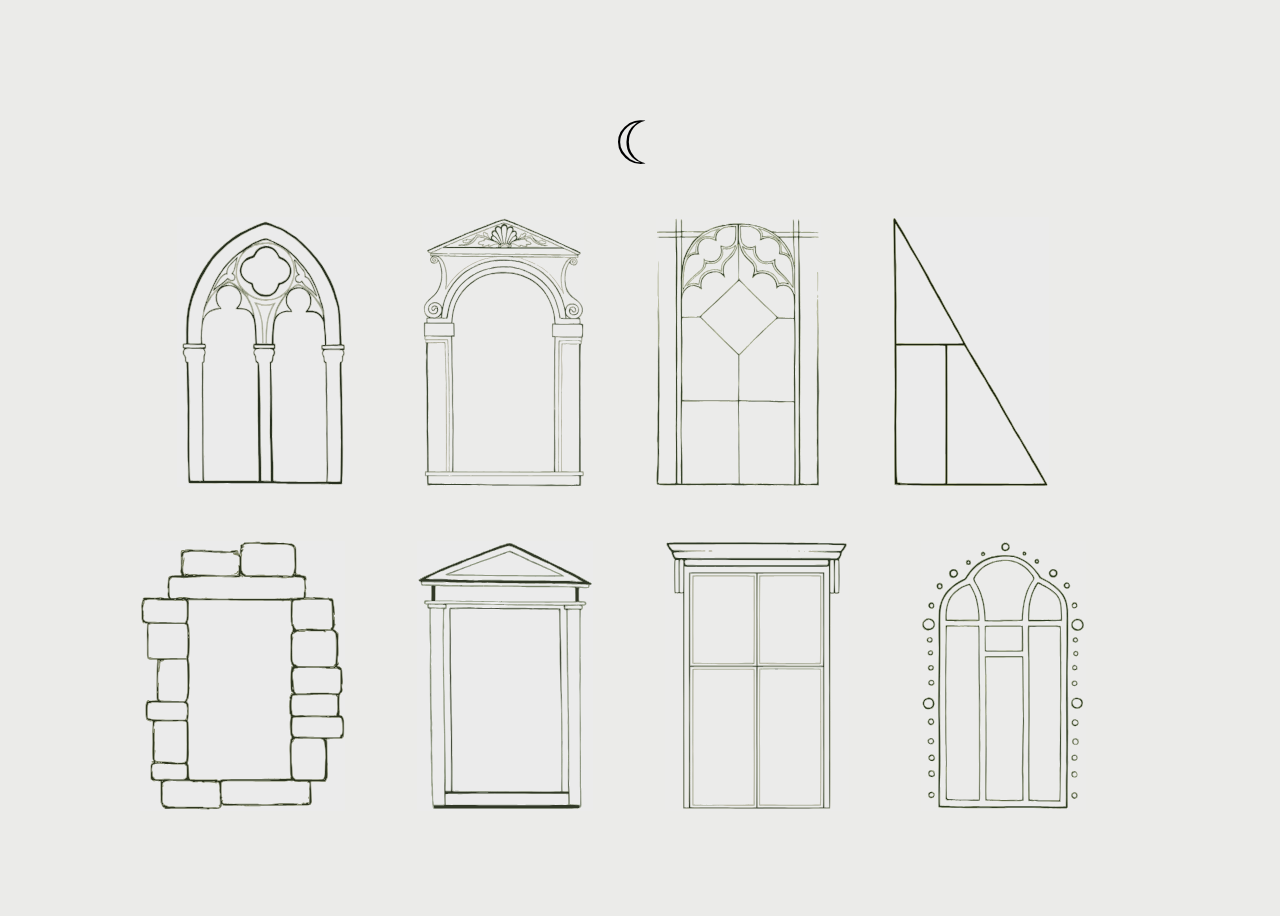
<file: index.html>
<!DOCTYPE html>
<html lang="hu">

<head>
    <meta charset="UTF-8">
    <title>Ablakok a múltra</title>
    <meta name="description" content="Kortörténeti stílusok, művészettörténeti korszakok bemutatása">
    <meta name="keywords" content="művészettörténet, stílusirányzatok, korstílusok, korszakok, művészet, történelem">
    <meta name="author" content="Szallós Kis Flóra">
    <link rel="stylesheet" href="styles.css">
</head>

<body style="background-color:#ebebe9;">


    <div class="container">
        <p id="nightmode"><a id="nightref" href="ablakok2.html">☾</a></p>

        <div class="row">
            <div class="input-wrapper">
                <input id="gotika" alt="gotika" type="image" src="svg\gotika.svg"
                    onclick="location.href='gotika.html';" />
            </div>
            <div class="input-wrapper">
                <input id="barokk" alt="barokk" type="image" src="svg\barokk.svg"
                    onclick="location.href='barokk.html';" />
            </div>
            <div class="input-wrapper">
                <input id="neogotika" alt="neogotika" type="image" src="svg\romantika.svg"
                    onclick="location.href='neogotika.html';" />
            </div>
            <div class="input-wrapper">
                <input id="posztmodern" alt="posztmodern" type="image" src="svg\posztmodern.svg"
                    onclick="location.href='posztmodern.html';" />
            </div>
        </div>
        <div class="row">
            <div class="input-wrapper">
                <input id="okor" alt="okor" type="image" src="svg\okor.svg" onclick="location.href='okor.html';" />
            </div>
            <div class="input-wrapper">
                <input id="reneszansz" alt="reneszansz" type="image" src="svg\reneszansz.svg"
                    onclick="location.href='reneszansz.html';" />
            </div>
            <div class="input-wrapper">
                <input id="klasszicizmus" alt="klasszicizmus" type="image" src="svg\klasszicizmus.svg"
                    onclick="location.href='klasszicizmus.html';" />
            </div>
            <div class="input-wrapper">
                <input id="modern" alt="modern" type="image" src="svg\modern.svg"
                    onclick="location.href='modern.html';" />
            </div>
        </div>
    </div>
</body>
</file>
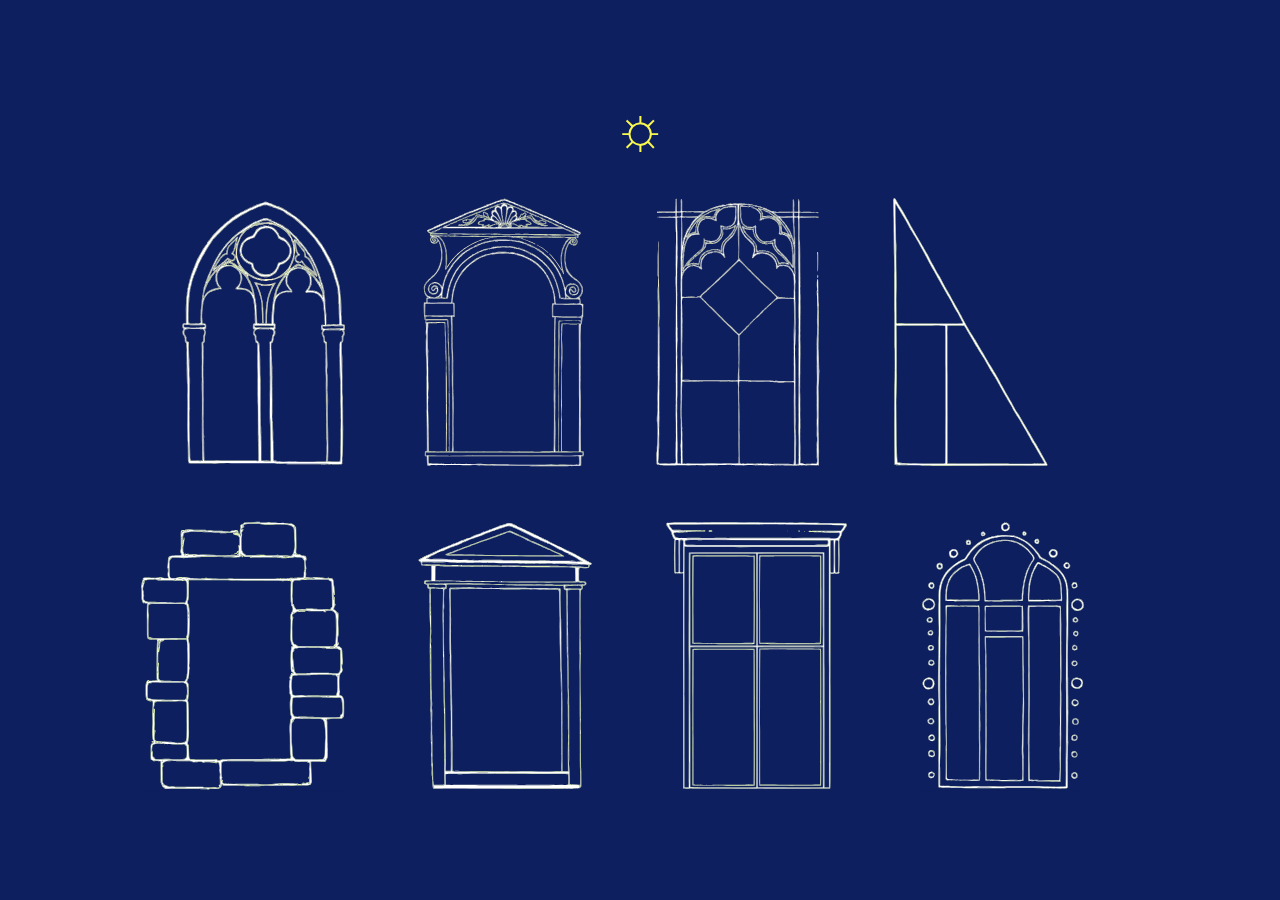
<file: ablakok2.html>
<!DOCTYPE html>
<html lang="hu">

<head>
        <title>PROJEKT</title>
        <link rel="stylesheet" type="text/css" href="styles2.css">
        <script src="script.js"></script>
</head>

<body style="background-color: #0e1f5f">
        <div class="container">
                <p id="daymode"><a id="dayref" href="index.html">☼</a></p>
                <div class="row">
                        <div class="input-wrapper">
                                <input type="image" src="svg3\gotika.svg" onclick="lightSwitcher('gotika','bgotika')"
                                        id="gotika" alt="gotika" style="display: none" />
                                <input type="image" src="svg2\gotika.svg" onclick="lightSwitcher('bgotika','gotika')"
                                        id="bgotika" alt="bgotika" style="display: block" />
                        </div>
                        <div class="input-wrapper">
                                <input type="image" src="svg3\barokk.svg" onclick="lightSwitcher('barokk','bbarokk')"
                                        id="barokk" alt="barokk" style="display: none" />
                                <input type="image" src="svg2\barokk.svg" onclick="lightSwitcher('bbarokk','barokk')"
                                        id="bbarokk" alt="bbarokk" style="display: block" />
                        </div>
                        <div class="input-wrapper">
                                <input type="image" src="svg3\romantika.svg"
                                        onclick="lightSwitcher('neogotika','bneogotika')" id="neogotika" alt="neogotika"
                                        style="display: none" />
                                <input type="image" src="svg2\romantika.svg"
                                        onclick="lightSwitcher('bneogotika','neogotika')" id="bneogotika"
                                        alt="bneogotika" style="display: block" />
                        </div>
                        <div class="input-wrapper">
                                <input type="image" src="svg3\posztmodern.svg"
                                        onclick="lightSwitcher('posztmodern','bposztmodern')" id="posztmodern"
                                        alt="posztmodern" style="display: none" />
                                <input type="image" src="svg2\posztmodern.svg"
                                        onclick="lightSwitcher('bposztmodern','posztmodern')" id="bposztmodern"
                                        alt="bposztmodern" style="display: block" />
                        </div>
                </div>
                <div class="row">
                        <div class="input-wrapper">
                                <input type="image" src="svg3\okor.svg" onclick="lightSwitcher('okor','bokor')"
                                        id="okor" alt="okor" style="display: none" />
                                <input type="image" src="svg2\okor.svg" onclick="lightSwitcher('bokor','okor')"
                                        id="bokor" alt="bokor" style="display: block" />
                        </div>
                        <div class="input-wrapper">
                                <input type="image" src="svg3\reneszansz.svg"
                                        onclick="lightSwitcher('reneszansz','breneszansz')" id="reneszansz"
                                        alt="reneszansz" style="display: none" />
                                <input type="image" src="svg2\reneszansz.svg"
                                        onclick="lightSwitcher('breneszansz','reneszansz')" id="breneszansz"
                                        alt="breneszansz" style="display: block" />
                        </div>
                        <div class="input-wrapper">
                                <input type="image" src="svg3\klasszicizmus.svg"
                                        onclick="lightSwitcher('klasszicizmus','bklasszicizmus')" id="klasszicizmus"
                                        alt="klasszicizmus" style="display: none" />
                                <input type="image" src="svg2\klasszicizmus.svg"
                                        onclick="lightSwitcher('bklasszicizmus','klasszicizmus')" id="bklasszicizmus"
                                        alt="bklasszicizmus" style="display: block" />
                        </div>
                        <div class="input-wrapper">
                                <input type="image" src="svg3\modern.svg" onclick="lightSwitcher('modern','bmodern')"
                                        id="modern" alt="modern" style="display: none" />
                                <input type="image" src="svg2\modern.svg" onclick="lightSwitcher('bmodern','modern')"
                                        id="bmodern" alt="bmodern" style="display: block" />
                        </div>
                </div>
        </div>


</body>

</html>
</file>
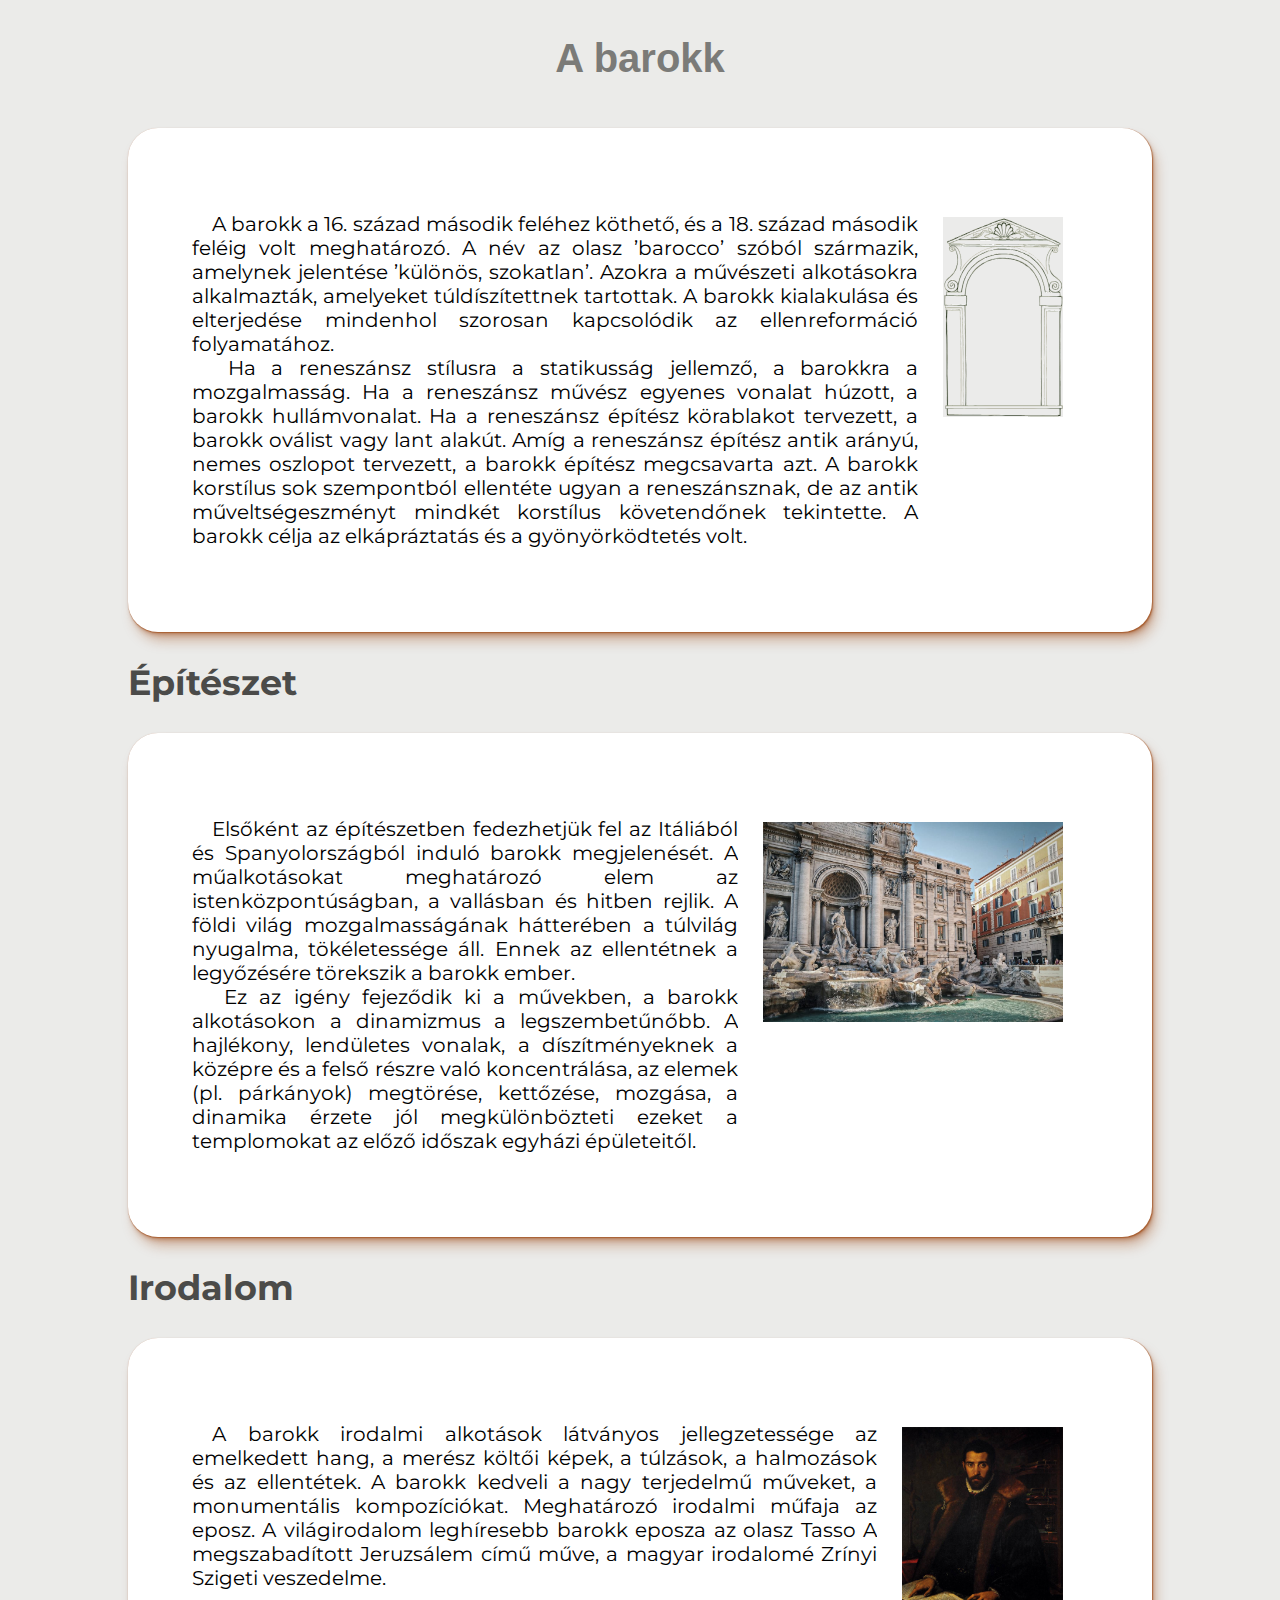
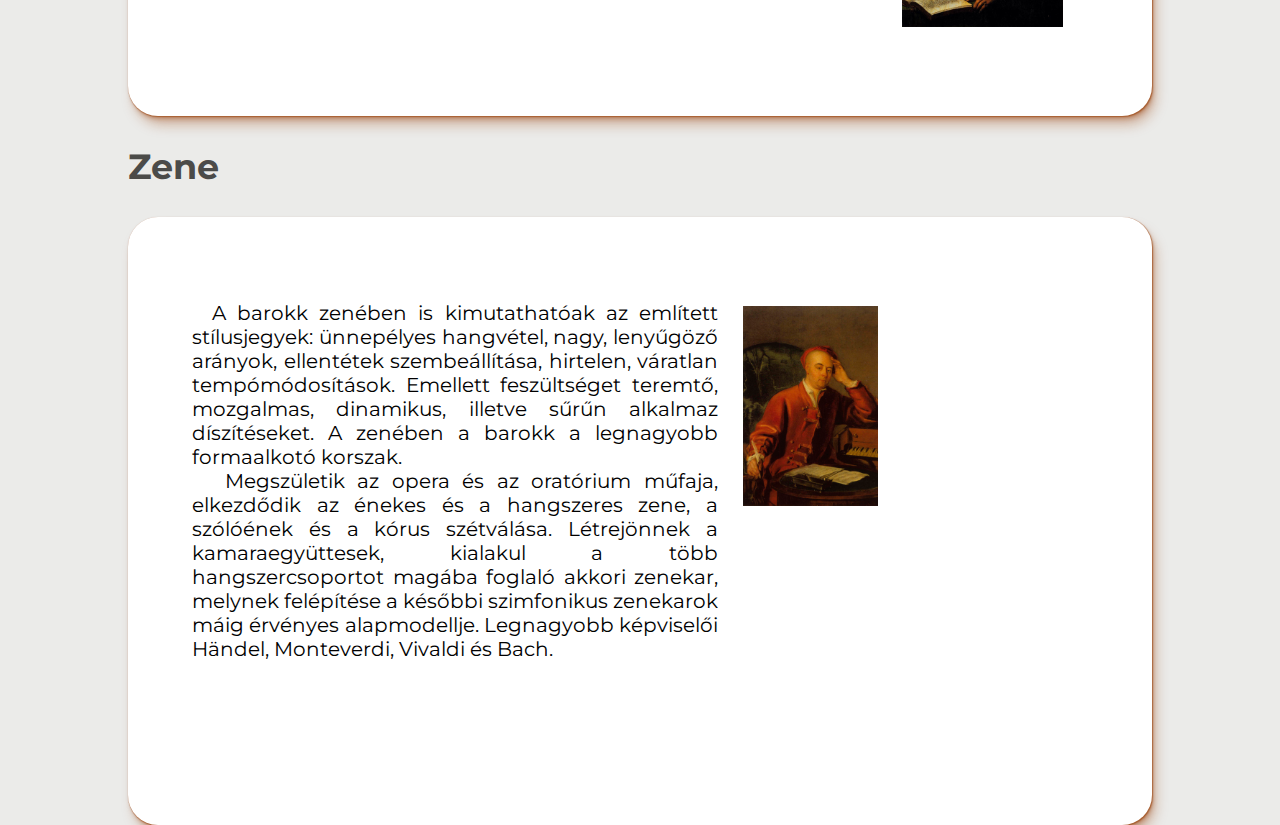
<file: barokk.html>
<!DOCTYPE html PUBLIC>
<html lang="hu">

<head>
	<link rel="stylesheet" href="styles.css">
	<title> BAROKK </title>
</head>

<body style="background-color:while;">
	<h1>A barokk</h1>
	<div class="grid-item-1">
		<div>
			<p>
				&emsp;A barokk a 16. század második feléhez köthető, és a 18. század második feléig volt meghatározó.
				A név az olasz ’barocco’ szóból származik, amelynek jelentése ’különös, szokatlan’.
				Azokra a művészeti alkotásokra alkalmazták, amelyeket túldíszítettnek tartottak.
				A barokk kialakulása és elterjedése mindenhol szorosan kapcsolódik az ellenreformáció folyamatához.
				<br>&emsp; Ha a reneszánsz stílusra a statikusság jellemző, a barokkra a mozgalmasság. Ha a reneszánsz
				művész egyenes vonalat húzott, a barokk hullámvonalat. Ha a reneszánsz építész körablakot tervezett,
				a barokk oválist vagy lant alakút. Amíg a reneszánsz építész antik arányú, nemes oszlopot tervezett,
				a barokk építész megcsavarta azt. A barokk korstílus sok szempontból ellentéte ugyan a reneszánsznak,
				de az antik műveltségeszményt mindkét korstílus követendőnek tekintette. A barokk célja az elkápráztatás
				és a gyönyörködtetés volt.
			</p>
		</div>
		<img src="svg\barokk.svg" height="200" />
	</div>
	<h2>Építészet</h2>
	<div class="grid-item-1">
		<div>
			<p>
				&emsp;Elsőként az építészetben fedezhetjük fel az Itáliából és Spanyolországból induló barokk
				megjelenését. A műalkotásokat meghatározó
				elem az istenközpontúságban, a vallásban és hitben rejlik. A földi világ mozgalmasságának hátterében a
				túlvilág nyugalma, tökéletessége áll.
				Ennek az ellentétnek a legyőzésére törekszik a barokk ember.
				<br>&emsp; Ez az igény fejeződik ki a művekben, a barokk alkotásokon a dinamizmus a legszembetűnőbb.
				A hajlékony, lendületes vonalak, a díszítményeknek a középre és a felső részre való koncentrálása,
				az elemek (pl. párkányok) megtörése, kettőzése, mozgása, a dinamika érzete jól megkülönbözteti ezeket
				a templomokat az előző időszak egyházi épületeitől.
			</p>
		</div>
		<img src="kepek\barokk\epulet.jpg" height="200" />
	</div>
	<h2>Irodalom</h2>
	<div class="grid-item-1">
		<div>
			<p>
				&emsp;A barokk irodalmi alkotások látványos jellegzetessége az emelkedett hang, a merész költői képek,
				a túlzások, a halmozások és az ellentétek. A barokk kedveli a nagy terjedelmű műveket, a monumentális
				kompozíciókat. Meghatározó irodalmi műfaja az eposz. A világirodalom leghíresebb barokk eposza
				az olasz Tasso A megszabadított Jeruzsálem című műve, a magyar irodalomé Zrínyi Szigeti veszedelme.
			</p>
		</div>
		<img src="kepek\barokk\tasso.jpg" height="200" />
	</div>
	<h2>Zene</h2>
	<div class="grid-item-1">
		<div>
			<p>
				&emsp;A barokk zenében is kimutathatóak az említett stílusjegyek: ünnepélyes hangvétel, nagy, lenyűgöző
				arányok,
				ellentétek szembeállítása, hirtelen, váratlan tempómódosítások. Emellett feszültséget teremtő,
				mozgalmas, dinamikus,
				illetve sűrűn alkalmaz díszítéseket. A zenében a barokk a legnagyobb formaalkotó korszak.
				<br>&emsp; Megszületik az opera és az oratórium műfaja, elkezdődik az énekes és a hangszeres zene,
				a szólóének és a kórus szétválása. Létrejönnek a kamaraegyüttesek, kialakul a több hangszercsoportot
				magába foglaló akkori zenekar, melynek felépítése a későbbi szimfonikus zenekarok máig érvényes
				alapmodellje.
				Legnagyobb képviselői Händel, Monteverdi, Vivaldi és Bach.
			</p>
		</div>
		<div>
			<img src="kepek\barokk\handel.jpg" height="200" />
			<iframe width="320" height="180" src="https://www.youtube.com/embed/ZPdk5GaIDjo"
				title="YouTube video player" frameborder="0"
				allow="accelerometer; autoplay; clipboard-write; encrypted-media; gyroscope; picture-in-picture; web-share"
				allowfullscreen></iframe>
		</div>
	</div>
</body>
</file>
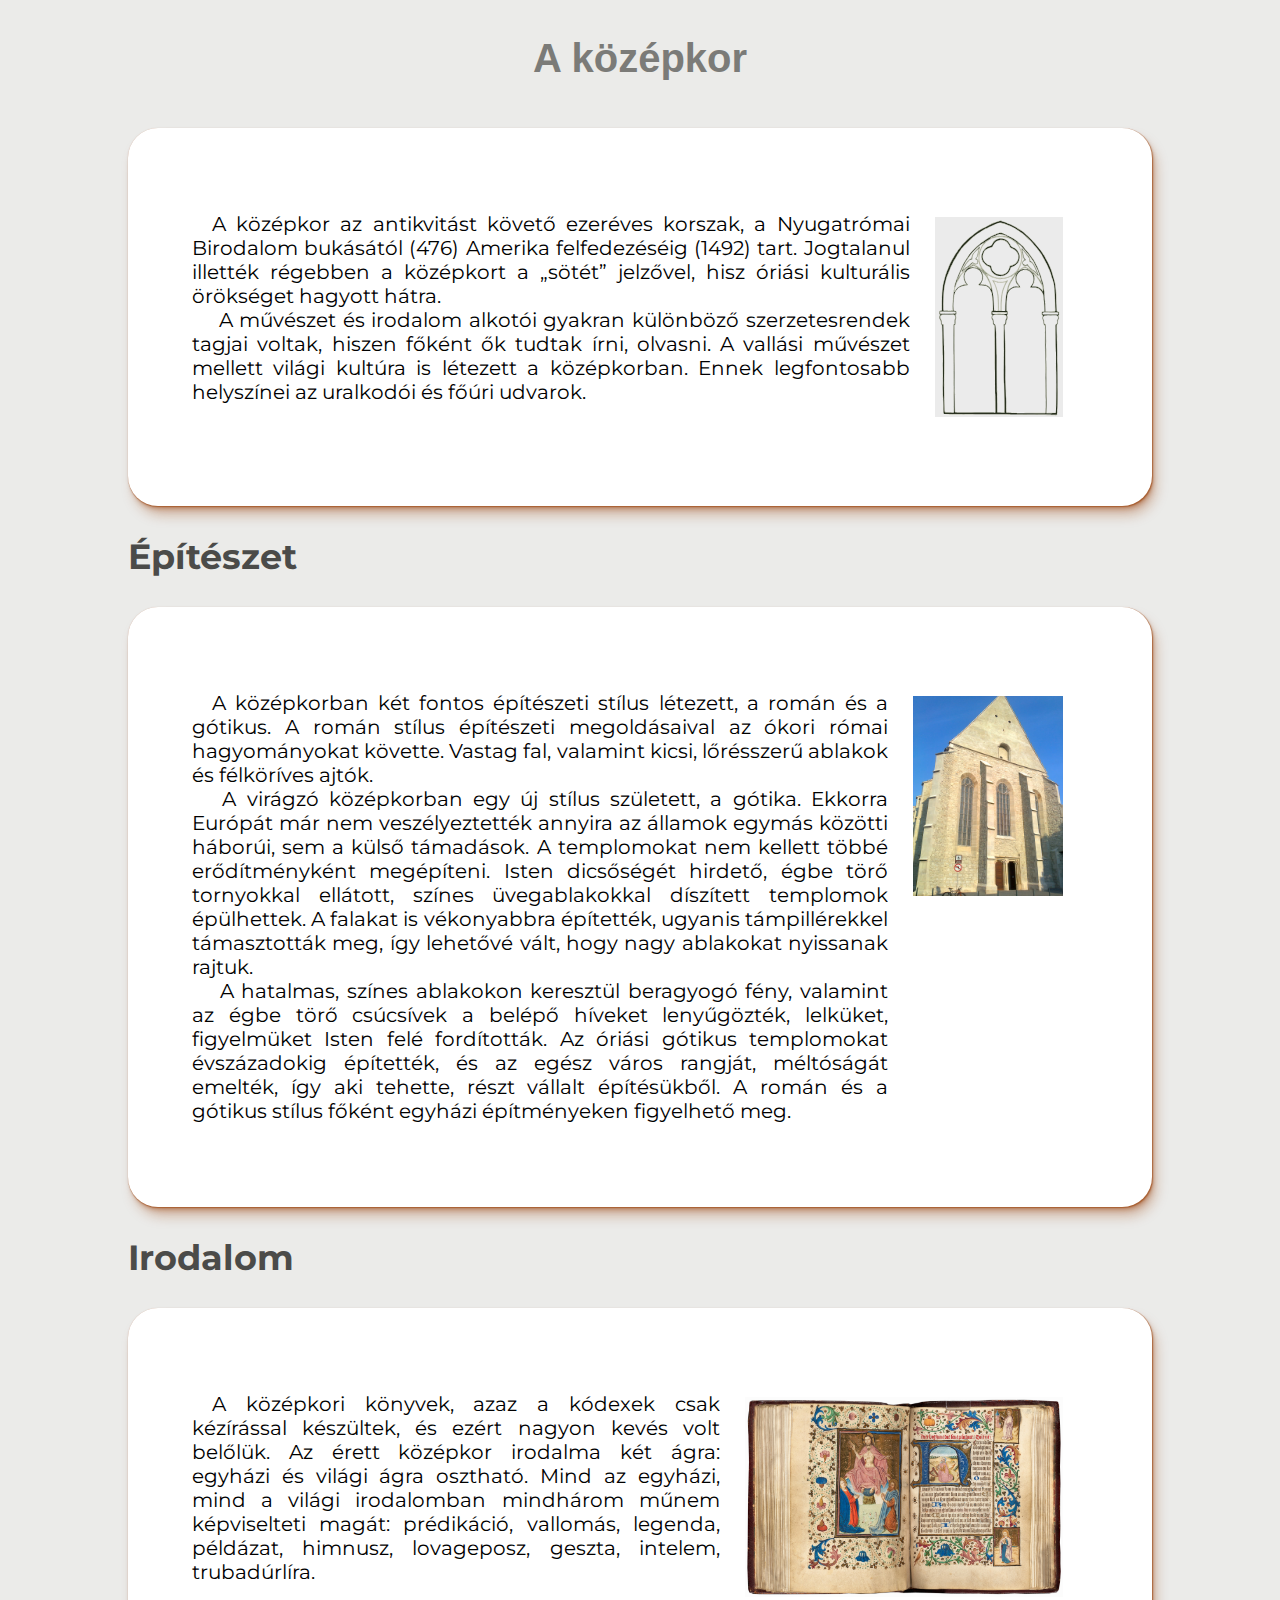
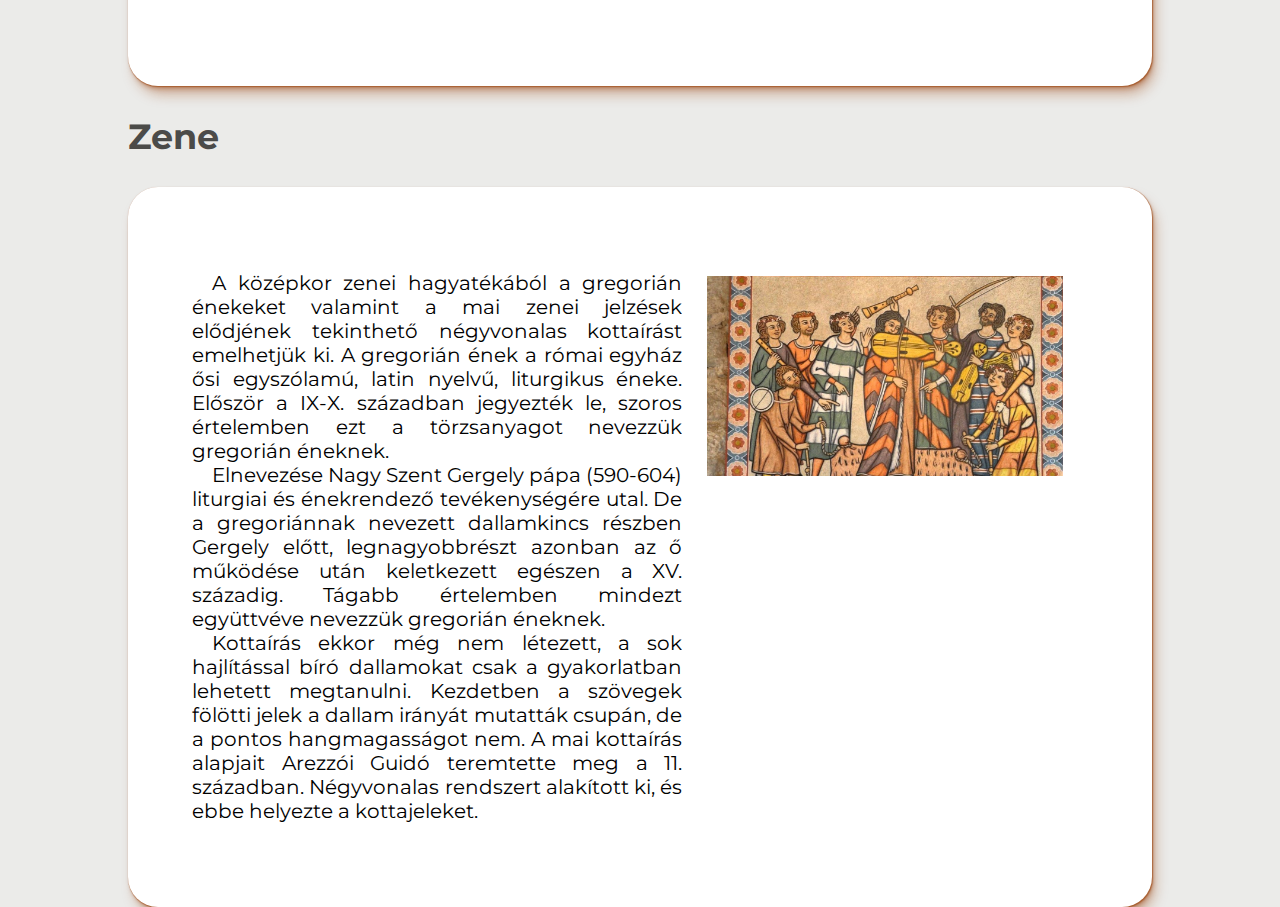
<file: gotika.html>
<!DOCTYPE html PUBLIC>
<html lang="hu">

<head>
	<link rel="stylesheet" href="styles.css">
	<title> KOZEPKOR </title>
</head>

<body style="background-color:while;">
	<h1>A középkor</h1>
	<div class="grid-item-1">
		<div>
			<p>
				&emsp;A középkor az antikvitást követő ezeréves korszak,
				a Nyugatrómai Birodalom bukásától (476) Amerika felfedezéséig (1492) tart.
				Jogtalanul illették régebben a középkort a „sötét” jelzővel, hisz óriási kulturális örökséget hagyott
				hátra.
				<br>&emsp; A művészet és irodalom alkotói gyakran különböző szerzetesrendek tagjai voltak,
				hiszen főként ők tudtak írni, olvasni. A vallási művészet mellett világi kultúra is létezett
				a középkorban. Ennek legfontosabb helyszínei az uralkodói és főúri udvarok.
			</p>
		</div>
		<img src="svg\gotika.svg" height="200" />
	</div>
	<h2>Építészet</h2>
	<div class="grid-item-1">
		<div>
			<p>
				&emsp;A középkorban két fontos építészeti stílus létezett, a román és a gótikus. A román stílus
				építészeti
				megoldásaival az ókori római hagyományokat követte. Vastag fal, valamint kicsi, lőrésszerű ablakok és
				félköríves
				ajtók. <br>&emsp; A virágzó középkorban egy új stílus született, a gótika. Ekkorra Európát már nem
				veszélyeztették
				annyira az államok egymás közötti háborúi, sem a külső támadások. A templomokat nem kellett többé
				erődítményként megépíteni.
				Isten dicsőségét hirdető, égbe törő tornyokkal ellátott, színes üvegablakokkal díszített templomok
				épülhettek. A falakat is
				vékonyabbra építették, ugyanis támpillérekkel támasztották meg, így lehetővé vált, hogy nagy ablakokat
				nyissanak rajtuk.
				<br>&emsp; A hatalmas, színes ablakokon keresztül beragyogó fény, valamint az égbe törő csúcsívek a
				belépő híveket lenyűgözték,
				lelküket, figyelmüket Isten felé fordították. Az óriási gótikus templomokat évszázadokig építették, és
				az egész város rangját,
				méltóságát emelték, így aki tehette, részt vállalt építésükből. A román és a gótikus stílus főként
				egyházi építményeken figyelhető meg.
			</p>
		</div>
		<img src="kepek\kozepkor\templom.jpg" height="200" />
	</div>
	<h2>Irodalom</h2>
	<div class="grid-item-1">
		<div>
			<p>
				&emsp;A középkori könyvek, azaz a kódexek csak kézírással készültek, és ezért nagyon kevés volt belőlük.
				Az érett
				középkor irodalma két ágra: egyházi és világi ágra osztható. Mind az egyházi, mind a világi
				irodalomban mindhárom műnem képviselteti magát: prédikáció, vallomás, legenda, példázat, himnusz,
				lovageposz, geszta, intelem, trubadúrlíra.
			</p>
		</div>
		<img src="kepek\kozepkor\konyv.jpg" height="200" />
	</div>
	<h2>Zene</h2>
	<div class="grid-item-1">
		<div>
			<p>
				&emsp;A középkor zenei hagyatékából a gregorián énekeket valamint a mai zenei jelzések elődjének
				tekinthető négyvonalas kottaírást emelhetjük ki. A gregorián ének a római egyház ősi
				egyszólamú, latin nyelvű, liturgikus éneke. Először a IX-X. században jegyezték le,
				szoros értelemben ezt a törzsanyagot nevezzük gregorián éneknek. <br>&emsp;Elnevezése Nagy Szent
				Gergely pápa (590-604) liturgiai és énekrendező tevékenységére utal. De a gregoriánnak
				nevezett dallamkincs részben Gergely előtt, legnagyobbrészt azonban az ő működése után
				keletkezett egészen a XV. századig. Tágabb értelemben mindezt együttvéve nevezzük gregorián éneknek.
				<br>&emsp;Kottaírás ekkor még nem létezett, a sok hajlítással bíró dallamokat csak a gyakorlatban
				lehetett megtanulni.
				Kezdetben a szövegek fölötti jelek a dallam irányát mutatták csupán, de a pontos hangmagasságot nem.
				A mai kottaírás alapjait Arezzói Guidó teremtette meg a 11. században. Négyvonalas rendszert alakított
				ki, és ebbe helyezte a kottajeleket.
			</p>
		</div>
		<div>
			<img src="kepek\kozepkor\zene.jpg" height="200" />
			<iframe width="320" height="180" src="https://www.youtube.com/embed/kK5AohCMX0U"
				title="YouTube video player" frameborder="0"
				allow="accelerometer; autoplay; clipboard-write; encrypted-media; gyroscope; picture-in-picture; web-share"
				allowfullscreen></iframe>
		</div>
	</div>
</body>
</file>
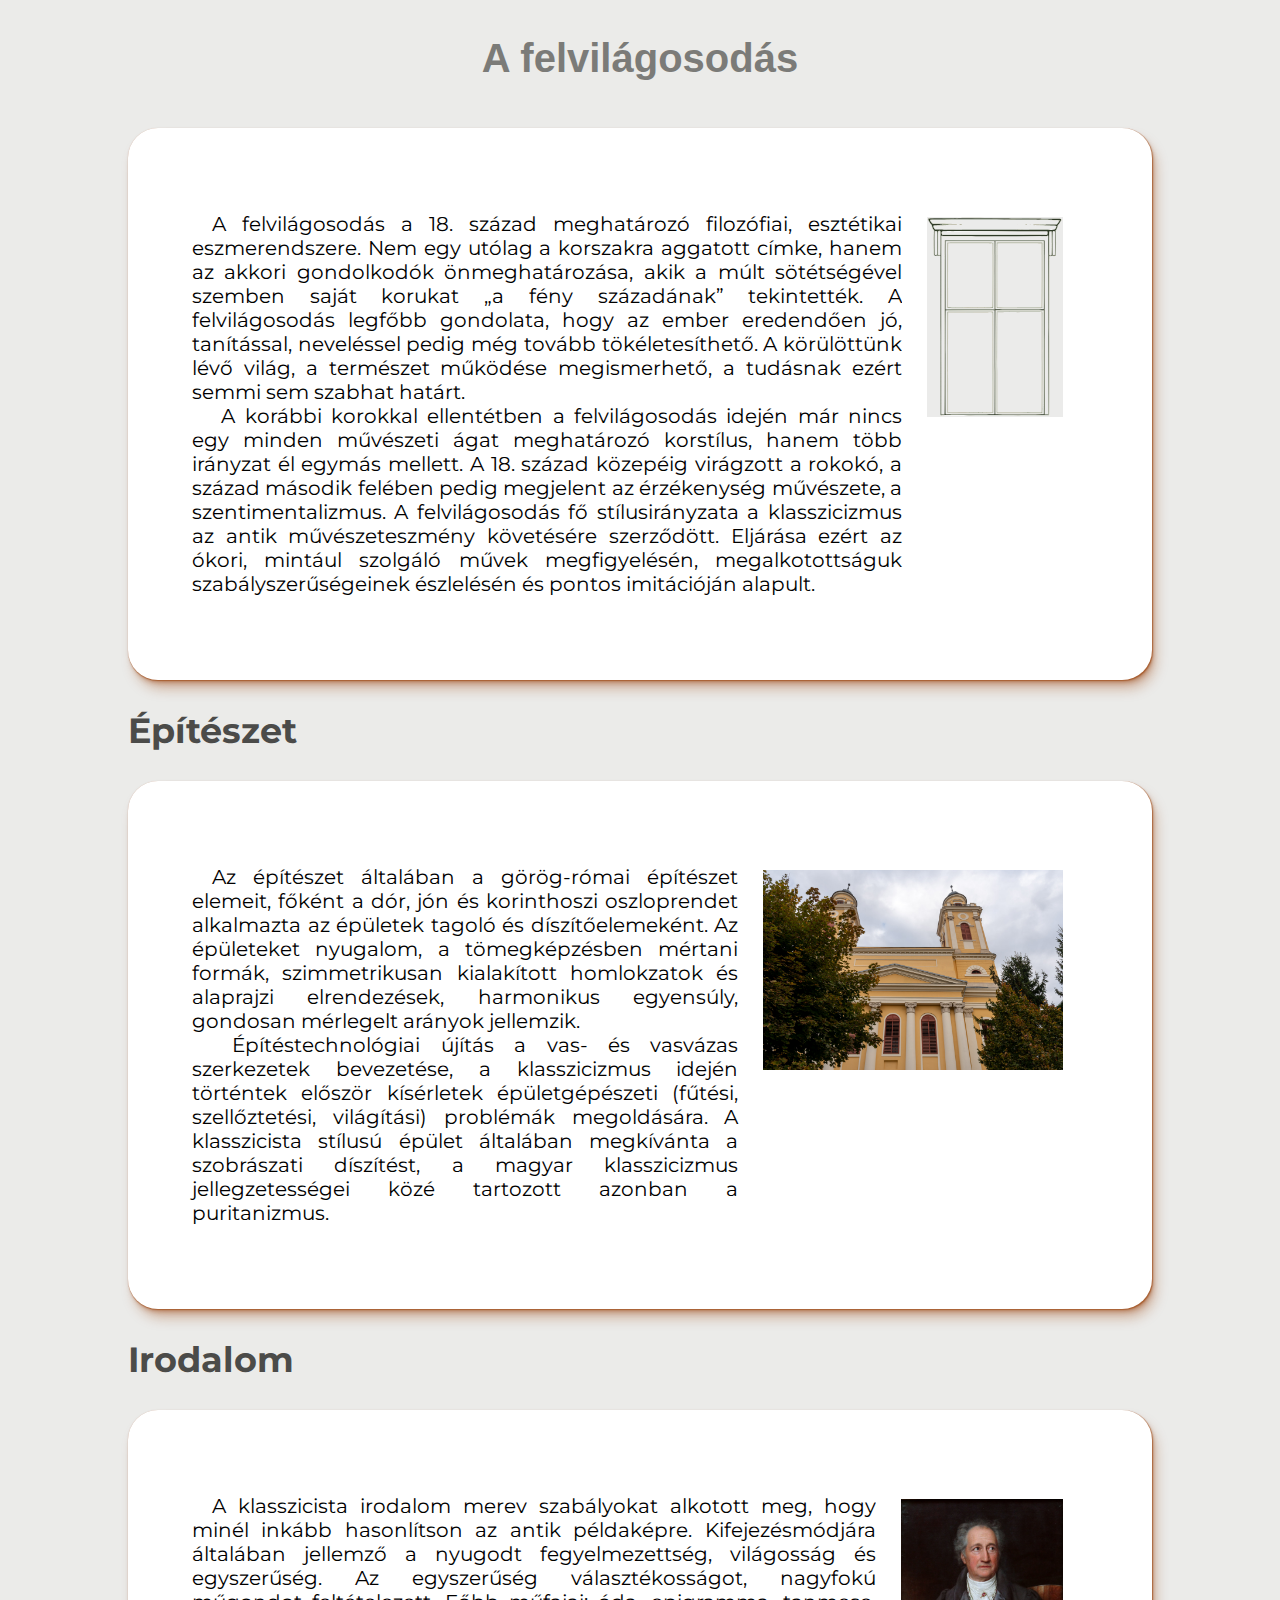
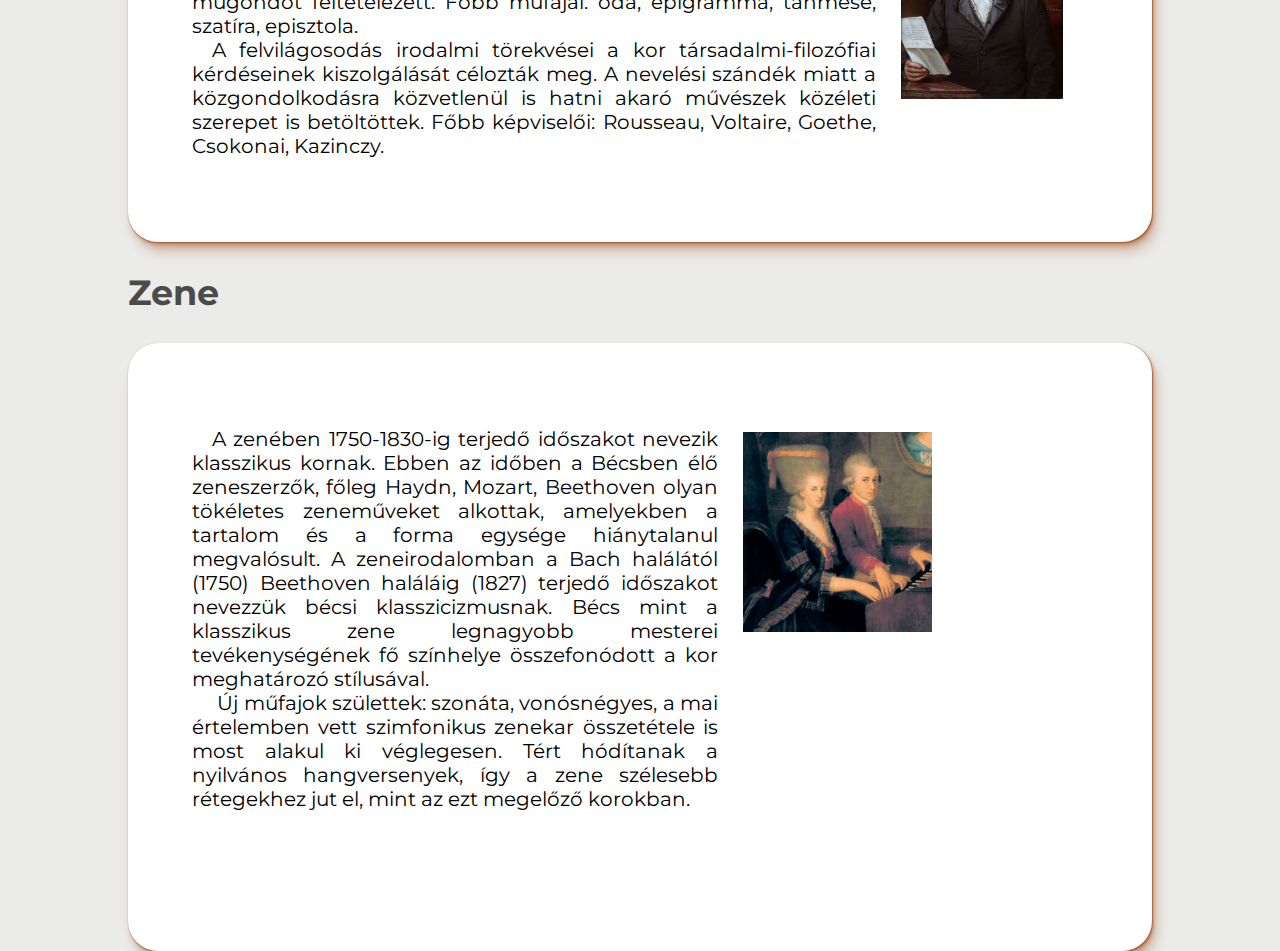
<file: klasszicizmus.html>
<!DOCTYPE html PUBLIC>
<html lang="hu">

<head>
	<link rel="stylesheet" href="styles.css">
	<title> FELVILAGOSODAS </title>
</head>

<body style="background-color:while;">
	<h1>A felvilágosodás</h1>
	<div class="grid-item-1">
		<div>
			<p>
				&emsp;A felvilágosodás a 18. század meghatározó filozófiai, esztétikai eszmerendszere.
				Nem egy utólag a korszakra aggatott címke, hanem az akkori gondolkodók önmeghatározása,
				akik a múlt sötétségével szemben saját korukat „a fény századának” tekintették.
				A felvilágosodás legfőbb gondolata, hogy az ember eredendően jó, tanítással, neveléssel pedig még tovább
				tökéletesíthető.
				A körülöttünk lévő világ, a természet működése megismerhető, a tudásnak ezért semmi sem szabhat határt.
				<br>&emsp; A korábbi korokkal ellentétben a felvilágosodás idején már nincs egy minden művészeti ágat
				meghatározó korstílus,
				hanem több irányzat él egymás mellett. A 18. század közepéig virágzott a rokokó, a század második
				felében pedig megjelent
				az érzékenység művészete, a szentimentalizmus. A felvilágosodás fő stílusirányzata a klasszicizmus az
				antik művészeteszmény
				követésére szerződött. Eljárása ezért az ókori, mintául szolgáló művek megfigyelésén, megalkotottságuk
				szabályszerűségeinek észlelésén és pontos imitációján alapult.

			</p>
		</div>
		<img src="svg\klasszicizmus.svg" height="200" />
	</div>
	<h2>Építészet</h2>
	<div class="grid-item-1">
		<div>
			<p>
				&emsp;Az építészet általában a görög-római építészet elemeit, főként a dór, jón és korinthoszi
				oszloprendet
				alkalmazta az épületek tagoló és díszítőelemeként. Az épületeket nyugalom, a tömegképzésben mértani
				formák,
				szimmetrikusan kialakított homlokzatok és alaprajzi elrendezések, harmonikus egyensúly, gondosan
				mérlegelt arányok jellemzik.
				<br>&emsp; Építéstechnológiai újítás a vas- és vasvázas szerkezetek bevezetése, a klasszicizmus idején
				történtek először
				kísérletek épületgépészeti (fűtési, szellőztetési, világítási) problémák megoldására.
				A klasszicista stílusú épület általában megkívánta a szobrászati díszítést, a magyar klasszicizmus
				jellegzetességei közé tartozott azonban a puritanizmus.
			</p>
		</div>
		<img src="kepek\felvilagosodas\ketagu.jpg" height="200" />
	</div>
	<h2>Irodalom</h2>
	<div class="grid-item-1">
		<div>
			<p>
				&emsp;A klasszicista irodalom merev szabályokat alkotott meg, hogy minél inkább hasonlítson az antik
				példaképre.
				Kifejezésmódjára általában jellemző a nyugodt fegyelmezettség, világosság és egyszerűség. Az egyszerűség
				választékosságot,
				nagyfokú műgondot feltételezett. Főbb műfajai: óda, epigramma, tanmese, szatíra, episztola.
				<br>&emsp;A felvilágosodás irodalmi törekvései a kor társadalmi-filozófiai kérdéseinek kiszolgálását
				célozták meg.
				A nevelési szándék miatt a közgondolkodásra közvetlenül is hatni akaró művészek közéleti szerepet is
				betöltöttek.
				Főbb képviselői: Rousseau, Voltaire, Goethe, Csokonai, Kazinczy.
			</p>
		</div>
		<img src="kepek\felvilagosodas\goethe.jpg" height="200" />
	</div>
	<h2>Zene</h2>
	<div class="grid-item-1">
		<div>
			<p>
				&emsp;A zenében 1750-1830-ig terjedő időszakot nevezik klasszikus kornak. Ebben az időben a Bécsben élő
				zeneszerzők,
				főleg Haydn, Mozart, Beethoven olyan tökéletes zeneműveket alkottak, amelyekben a tartalom és a forma
				egysége hiánytalanul megvalósult.
				A zeneirodalomban a Bach halálától (1750) Beethoven haláláig (1827) terjedő időszakot nevezzük bécsi
				klasszicizmusnak.
				Bécs mint a klasszikus zene legnagyobb mesterei tevékenységének fő színhelye összefonódott a kor
				meghatározó stílusával.
				<br>&emsp; Új műfajok születtek: szonáta, vonósnégyes, a mai értelemben vett szimfonikus zenekar
				összetétele is most alakul ki véglegesen.
				Tért hódítanak a nyilvános hangversenyek, így a zene szélesebb rétegekhez jut el, mint az ezt megelőző
				korokban.
			</p>
		</div>
		<div>
			<img src="kepek\felvilagosodas\mozart.png" height="200" />
			<iframe width="320" height="180" src="https://www.youtube.com/embed/YT_63UntRJE"
				title="YouTube video player" frameborder="0"
				allow="accelerometer; autoplay; clipboard-write; encrypted-media; gyroscope; picture-in-picture; web-share"
				allowfullscreen></iframe>
		</div>
	</div>
</body>
</file>
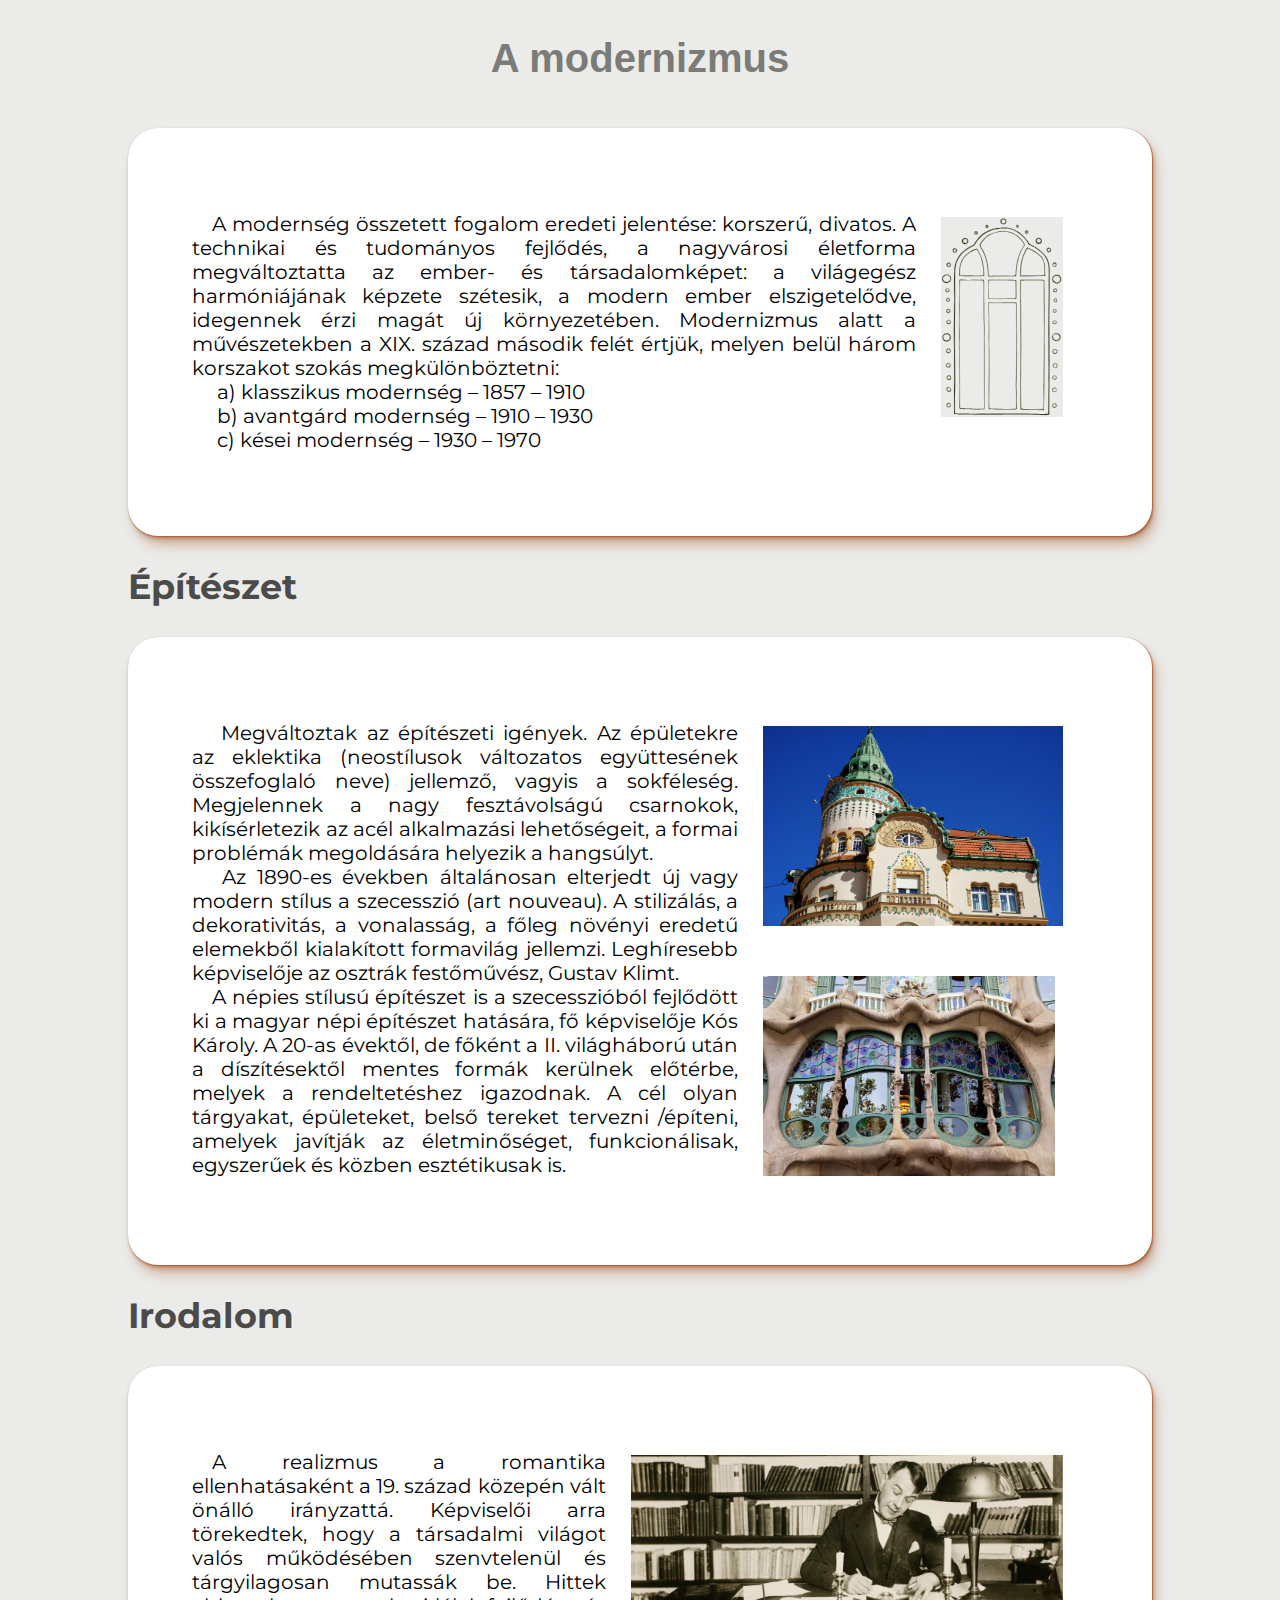
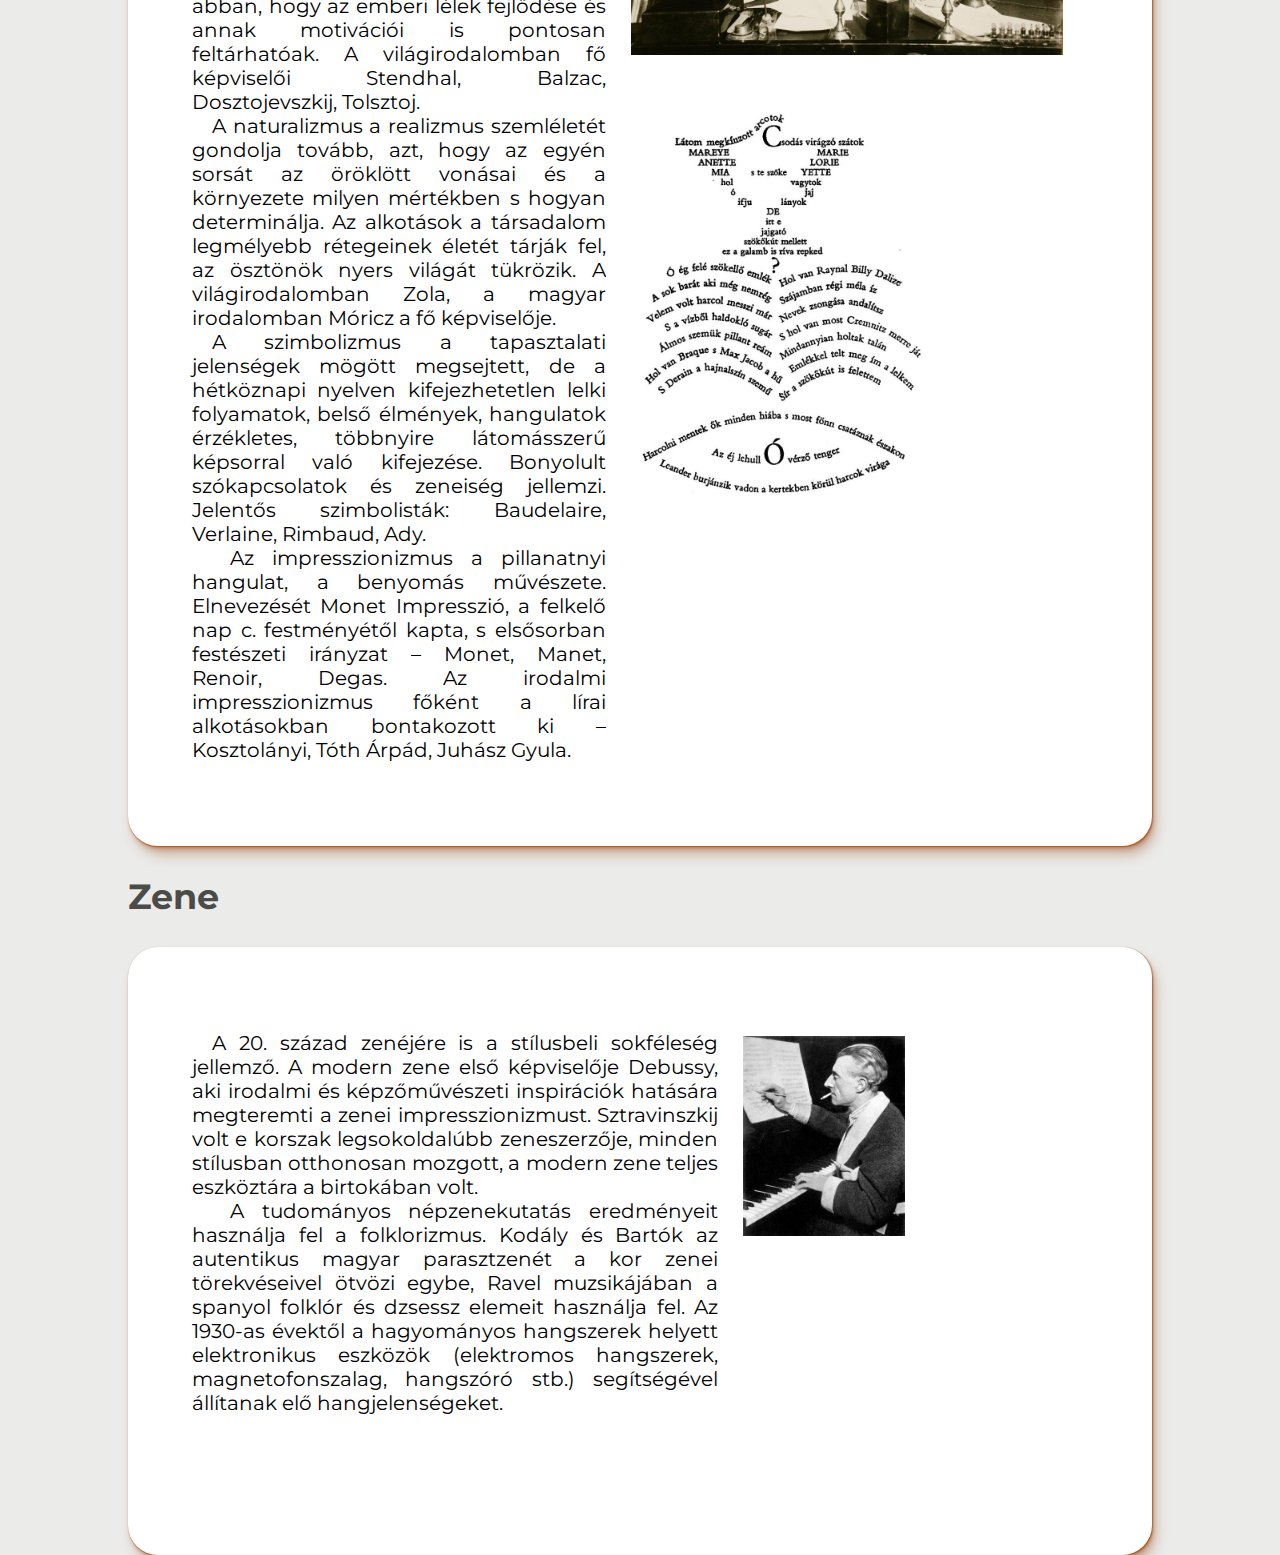
<file: modern.html>
<!DOCTYPE html PUBLIC>
<html lang="hu">

<head>
	<link rel="stylesheet" href="styles.css">
	<title> MODERNIZMUS </title>
</head>

<body style="background-color:while;">
	<h1>A modernizmus</h1>
	<div class="grid-item-1">
		<div>
			<p>
				&emsp;A modernség összetett fogalom eredeti jelentése: korszerű, divatos.
				A technikai és tudományos fejlődés, a nagyvárosi életforma megváltoztatta az ember- és társadalomképet:
				a világegész harmóniájának képzete szétesik,
				a modern ember elszigetelődve, idegennek érzi magát új környezetében. Modernizmus alatt a művészetekben
				a XIX. század második felét értjük,
				melyen belül három korszakot szokás megkülönböztetni:
				<br>&emsp; a) klasszikus modernség – 1857 – 1910
				<br>&emsp; b) avantgárd modernség – 1910 – 1930
				<br>&emsp; c) kései modernség – 1930 – 1970

			</p>
		</div>
		<img src="svg\modern.svg" height="200" />
	</div>
	<h2>Építészet</h2>
	<div class="grid-item-1">
		<div>
			<p>
				&emsp; Megváltoztak az építészeti igények. Az épületekre az eklektika
				(neostílusok változatos együttesének összefoglaló neve) jellemző, vagyis a sokféleség.
				Megjelennek a nagy fesztávolságú csarnokok, kikísérletezik az acél alkalmazási lehetőségeit,
				a formai problémák megoldására helyezik a hangsúlyt. <br>&emsp; Az 1890-es években általánosan elterjedt
				új vagy modern stílus a szecesszió (art nouveau). A stilizálás, a dekorativitás, a vonalasság, a főleg
				növényi
				eredetű elemekből kialakított formavilág jellemzi. Leghíresebb képviselője az osztrák festőművész,
				Gustav Klimt.
				<br>&emsp;A népies stílusú építészet is a szecesszióból fejlődött ki a magyar népi építészet hatására,
				fő képviselője Kós Károly.
				A 20-as évektől, de főként a II. világháború után a díszítésektől mentes formák kerülnek előtérbe,
				melyek a rendeltetéshez igazodnak.
				A cél olyan tárgyakat, épületeket, belső tereket tervezni /építeni, amelyek javítják az életminőséget,
				funkcionálisak, egyszerűek és közben esztétikusak is.
			</p>
		</div>
		<div>
			<img src="kepek\modern\epulet.jpg" height="200" />
			<img src="kepek\modern\szep.jpg" height="200" />
		</div>
	</div>
	<h2>Irodalom</h2>
	<div class="grid-item-1">
		<div>
			<p>
				&emsp;A realizmus a romantika ellenhatásaként a 19. század közepén vált önálló irányzattá. Képviselői
				arra törekedtek,
				hogy a társadalmi világot valós működésében szenvtelenül és tárgyilagosan mutassák be. Hittek abban,
				hogy az emberi
				lélek fejlődése és annak motivációi is pontosan feltárhatóak. A világirodalomban fő képviselői Stendhal,
				Balzac, Dosztojevszkij, Tolsztoj.
				<br>&emsp;A naturalizmus a realizmus szemléletét gondolja tovább, azt, hogy az egyén sorsát az öröklött
				vonásai és a környezete milyen mértékben
				s hogyan determinálja. Az alkotások a társadalom legmélyebb rétegeinek életét tárják fel, az ösztönök
				nyers világát tükrözik. A világirodalomban Zola,
				a magyar irodalomban Móricz a fő képviselője.<br>&emsp;A szimbolizmus a tapasztalati jelenségek mögött
				megsejtett, de a hétköznapi nyelven kifejezhetetlen lelki folyamatok,
				belső élmények, hangulatok érzékletes, többnyire látomásszerű képsorral való kifejezése. Bonyolult
				szókapcsolatok és zeneiség jellemzi. Jelentős szimbolisták: Baudelaire, Verlaine, Rimbaud, Ady.
				<br>&emsp; Az impresszionizmus a pillanatnyi hangulat, a benyomás művészete. Elnevezését Monet
				Impresszió, a felkelő nap c. festményétől kapta, s elsősorban festészeti irányzat – Monet, Manet,
				Renoir,
				Degas. Az irodalmi impresszionizmus főként a lírai alkotásokban bontakozott ki – Kosztolányi, Tóth
				Árpád, Juhász Gyula.
			</p>
		</div>
		<div>
			<img src="kepek\modern\kosztolanyi.jpg" height="200" />
			<img src="kepek\modern\galamb.jpg" height="400" />
		</div>
	</div>
	<h2>Zene</h2>
	<div class="grid-item-1">
		<div>
			<p>
				&emsp;A 20. század zenéjére is a stílusbeli sokféleség jellemző. A modern zene első képviselője Debussy,
				aki irodalmi és képzőművészeti inspirációk hatására megteremti a zenei impresszionizmust.
				Sztravinszkij volt e korszak legsokoldalúbb zeneszerzője, minden stílusban otthonosan mozgott,
				a modern zene teljes eszköztára a birtokában volt.
				<br>&emsp; A tudományos népzenekutatás eredményeit használja fel a folklorizmus.
				Kodály és Bartók az autentikus magyar parasztzenét a kor zenei törekvéseivel ötvözi egybe,
				Ravel muzsikájában a spanyol folklór és dzsessz elemeit használja fel.
				Az 1930-as évektől a hagyományos hangszerek helyett elektronikus eszközök
				(elektromos hangszerek, magnetofonszalag, hangszóró stb.) segítségével állítanak elő hangjelenségeket.
			</p>
		</div>
		<div>
			<img src="kepek\modern\ravel.jpg" height="200" />
			<iframe width="320" height="180" src="https://www.youtube.com/embed/O4gQEslOKjI"
				title="YouTube video player" frameborder="0"
				allow="accelerometer; autoplay; clipboard-write; encrypted-media; gyroscope; picture-in-picture; web-share"
				allowfullscreen></iframe>
		</div>
	</div>
</body>
</file>
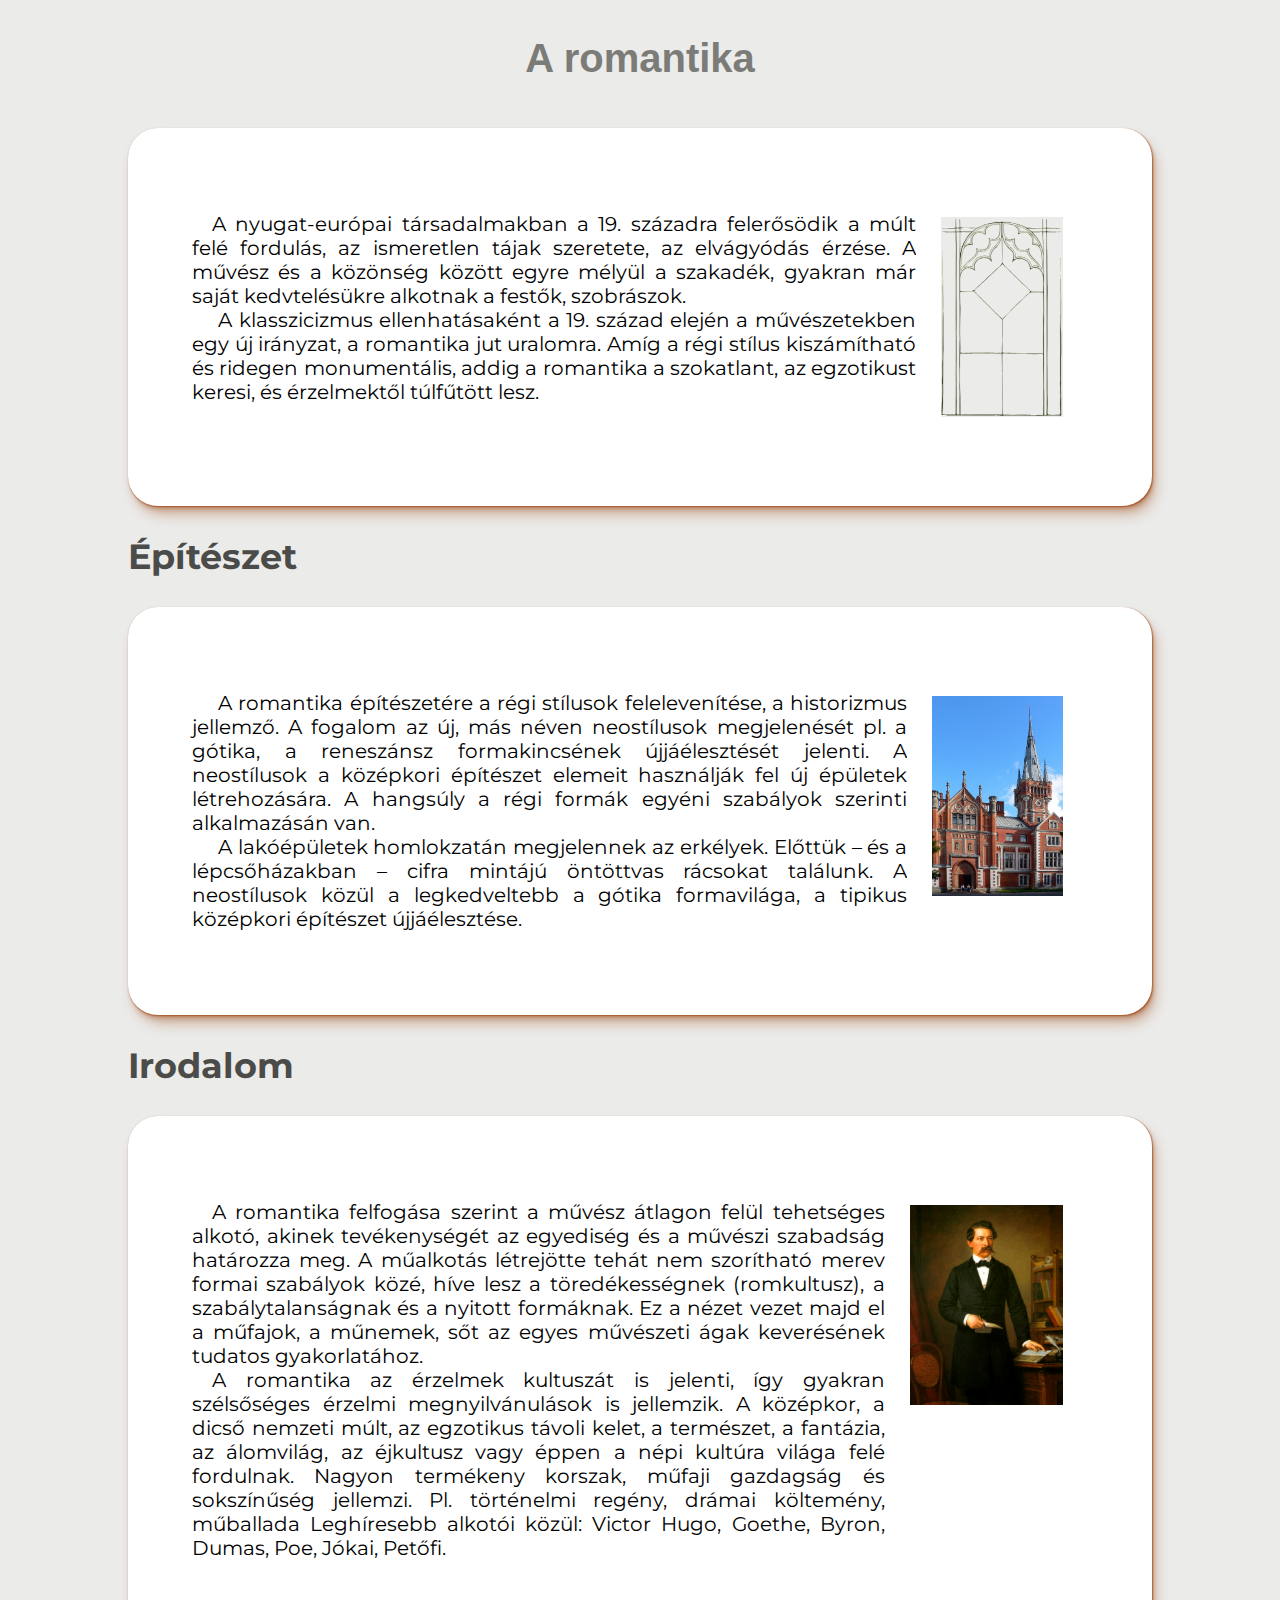
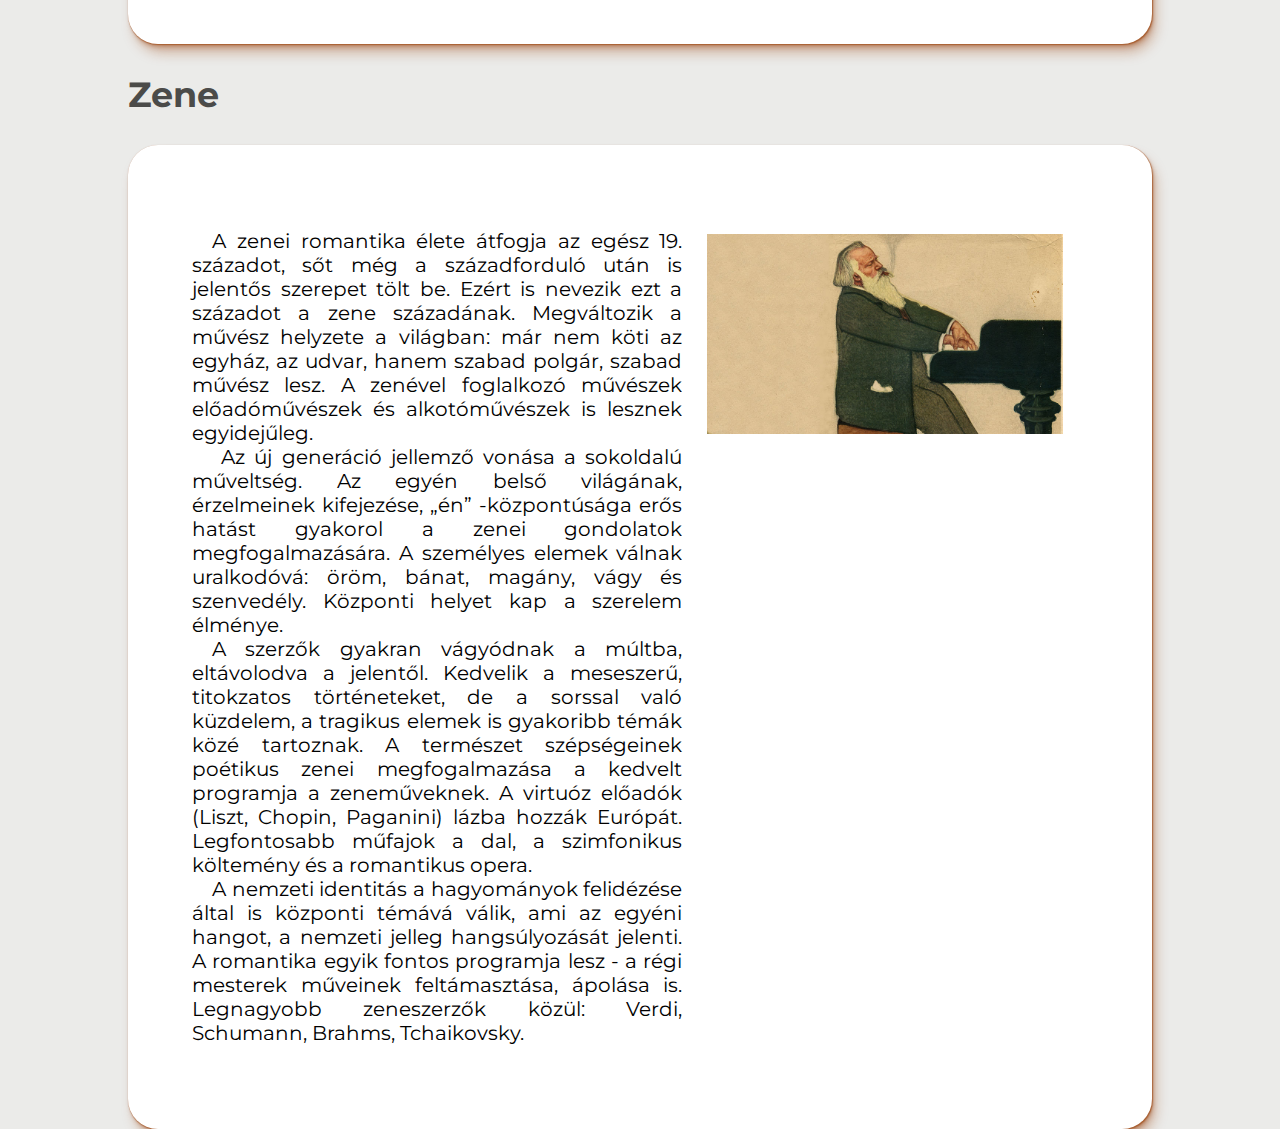
<file: neogotika.html>
<!DOCTYPE html PUBLIC>
<html lang="hu">

<head>
	<link rel="stylesheet" href="styles.css">
	<title> ROMANTIKA </title>
</head>

<body style="background-color:while;">
	<h1>A romantika</h1>
	<div class="grid-item-1">
		<div>
			<p>
				&emsp;A nyugat-európai társadalmakban a 19. századra felerősödik a múlt felé fordulás, az ismeretlen
				tájak szeretete, az elvágyódás érzése.
				A művész és a közönség között egyre mélyül a szakadék, gyakran már saját kedvtelésükre alkotnak a
				festők, szobrászok.
				<br>&emsp; A klasszicizmus ellenhatásaként a 19. század elején a művészetekben egy új irányzat, a
				romantika jut uralomra.
				Amíg a régi stílus kiszámítható és ridegen monumentális, addig a romantika a szokatlant, az egzotikust
				keresi, és érzelmektől túlfűtött lesz.
			</p>
		</div>
		<img src="svg\romantika.svg" height="200" />
	</div>
	<h2>Építészet</h2>
	<div class="grid-item-1">
		<div>
			<p>
				&emsp; A romantika építészetére a régi stílusok felelevenítése, a historizmus jellemző.
				A fogalom az új, más néven neostílusok megjelenését pl. a gótika, a reneszánsz formakincsének
				újjáélesztését jelenti.
				A neostílusok a középkori építészet elemeit használják fel új épületek létrehozására.
				A hangsúly a régi formák egyéni szabályok szerinti alkalmazásán van.
				<br>&emsp; A lakóépületek homlokzatán megjelennek az erkélyek. Előttük – és a lépcsőházakban – cifra
				mintájú öntöttvas rácsokat találunk.
				A neostílusok közül a legkedveltebb a gótika formavilága, a tipikus középkori építészet újjáélesztése.

			</p>
		</div>
		<img src="kepek\romantika\palota.jpg" height="200" />
	</div>
	<h2>Irodalom</h2>
	<div class="grid-item-1">
		<div>
			<p>
				&emsp;A romantika felfogása szerint a művész átlagon felül tehetséges alkotó, akinek tevékenységét az
				egyediség és
				a művészi szabadság határozza meg. A műalkotás létrejötte tehát nem szorítható merev formai szabályok
				közé, híve
				lesz a töredékességnek (romkultusz), a szabálytalanságnak és a nyitott formáknak. Ez a nézet vezet majd
				el a műfajok,
				a műnemek, sőt az egyes művészeti ágak keverésének tudatos gyakorlatához.
				<br>&emsp;A romantika az érzelmek kultuszát is jelenti, így gyakran szélsőséges érzelmi
				megnyilvánulások is jellemzik. A középkor, a dicső nemzeti múlt, az egzotikus távoli kelet,
				a természet, a fantázia, az álomvilág, az éjkultusz vagy éppen a népi kultúra világa felé fordulnak.
				Nagyon termékeny korszak, műfaji gazdagság és sokszínűség jellemzi. Pl. történelmi regény, drámai
				költemény, műballada
				Leghíresebb alkotói közül: Victor Hugo, Goethe, Byron, Dumas, Poe, Jókai, Petőfi.
			</p>
		</div>
		<img src="kepek\romantika\arany.jpg" height="200" />
	</div>
	<h2>Zene</h2>
	<div class="grid-item-1">
		<div>
			<p>
				&emsp;A zenei romantika élete átfogja az egész 19. századot, sőt még a századforduló után is jelentős
				szerepet tölt be.
				Ezért is nevezik ezt a századot a zene századának. Megváltozik a művész helyzete a világban: már nem
				köti az egyház, az udvar,
				hanem szabad polgár, szabad művész lesz. A zenével foglalkozó művészek előadóművészek és alkotóművészek
				is lesznek egyidejűleg.
				<br>&emsp; Az új generáció jellemző vonása a sokoldalú műveltség. Az egyén belső világának, érzelmeinek
				kifejezése, „én” -központúsága erős
				hatást gyakorol a zenei gondolatok megfogalmazására. A személyes elemek válnak uralkodóvá: öröm, bánat,
				magány, vágy és szenvedély. Központi
				helyet kap a szerelem élménye.<br>&emsp;A szerzők gyakran vágyódnak a múltba, eltávolodva a jelentől.
				Kedvelik a meseszerű, titokzatos történeteket,
				de a sorssal való küzdelem, a tragikus elemek is gyakoribb témák közé tartoznak. A természet
				szépségeinek poétikus zenei megfogalmazása a kedvelt programja
				a zeneműveknek. A virtuóz előadók (Liszt, Chopin, Paganini) lázba hozzák Európát. Legfontosabb műfajok a
				dal, a szimfonikus költemény és a romantikus opera.
				<br>&emsp;A nemzeti identitás a hagyományok felidézése által is központi témává válik, ami az egyéni
				hangot, a nemzeti jelleg hangsúlyozását jelenti.
				A romantika egyik fontos programja lesz - a régi mesterek műveinek feltámasztása, ápolása is. Legnagyobb
				zeneszerzők közül: Verdi, Schumann, Brahms, Tchaikovsky.
			</p>
		</div>
		<div>
			<img src="kepek\romantika\brahms.jpg" height="200" />
			<iframe width="320" height="180" src="https://www.youtube.com/embed/YR5USHu6D6U"
				title="YouTube video player" frameborder="0"
				allow="accelerometer; autoplay; clipboard-write; encrypted-media; gyroscope; picture-in-picture; web-share"
				allowfullscreen></iframe>
		</div>
	</div>
</body>
</file>
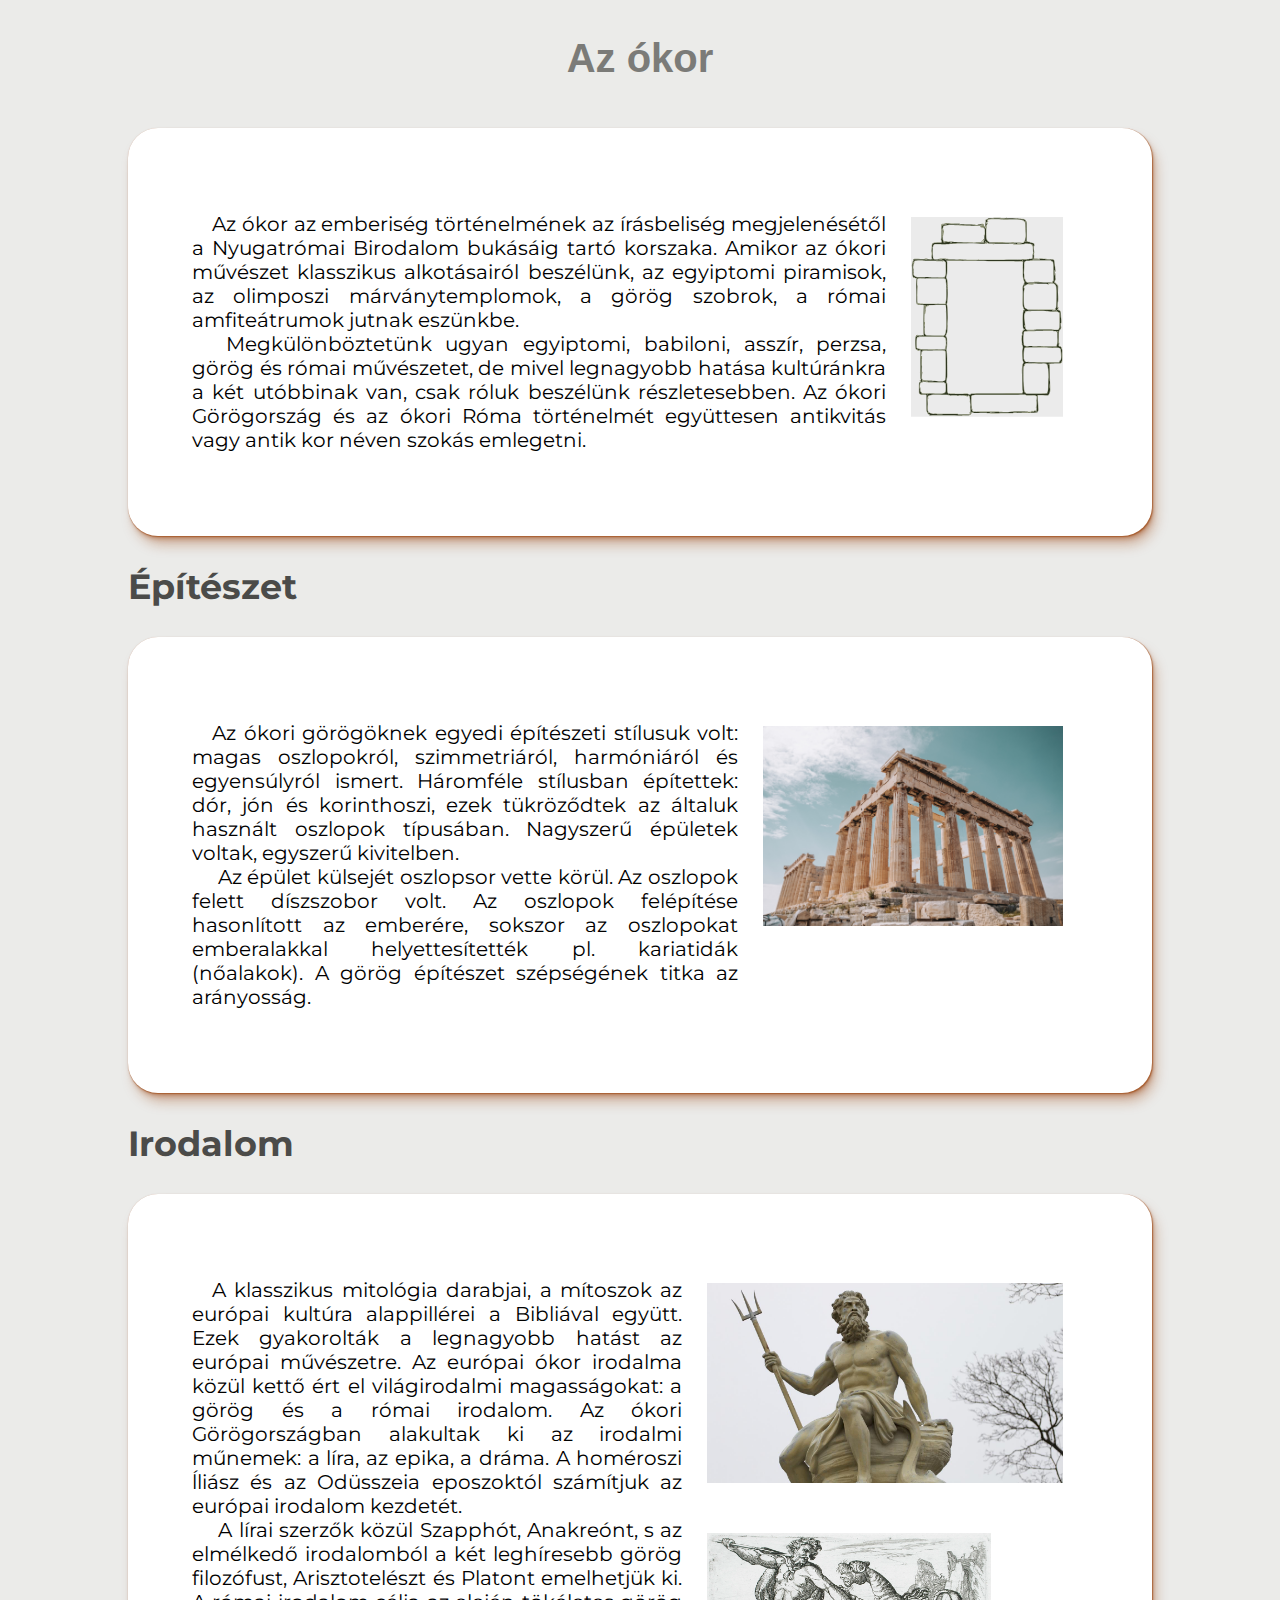
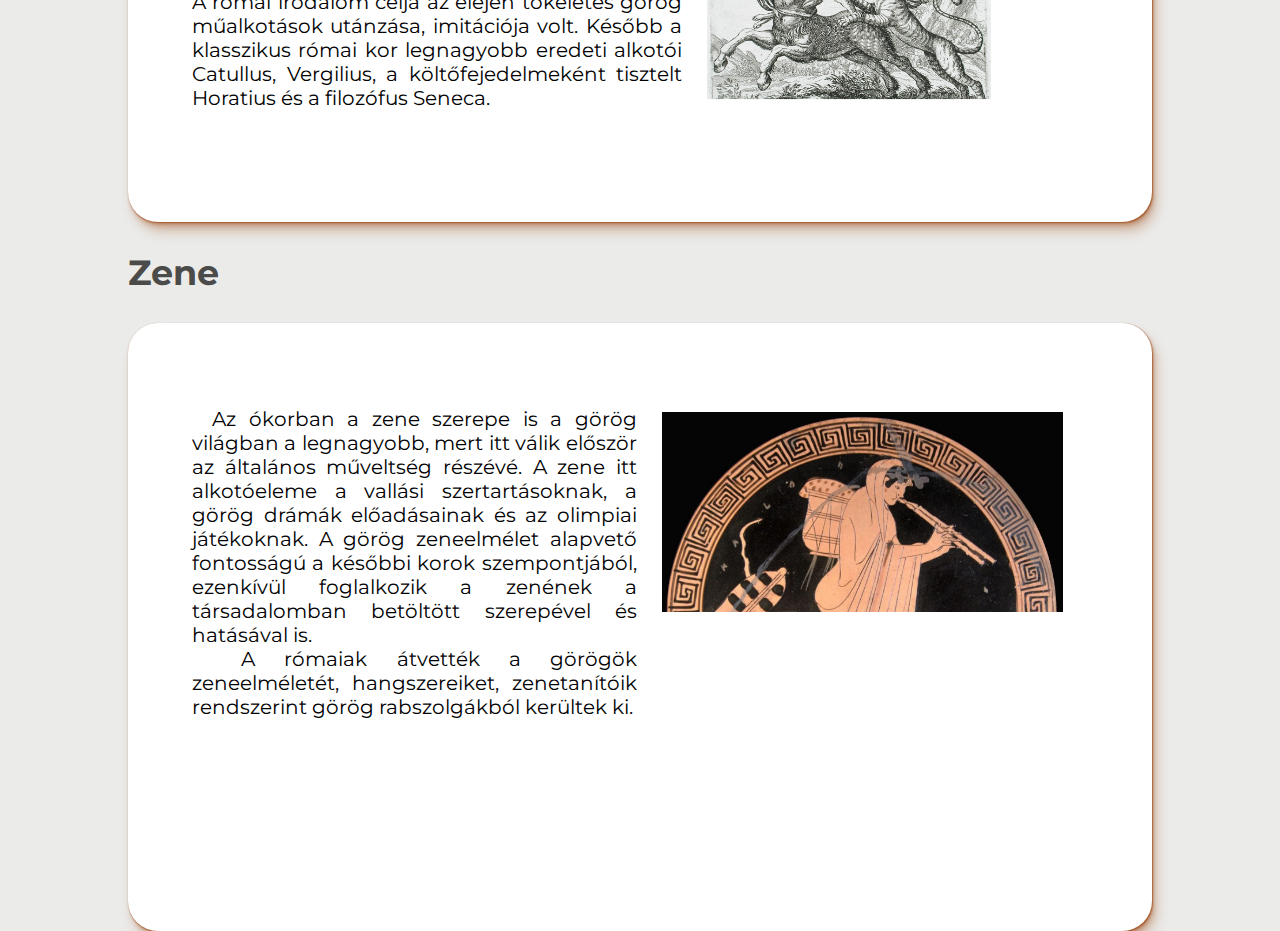
<file: okor.html>
<!DOCTYPE html PUBLIC>
<html lang="hu">

<head>
	<link rel="stylesheet" href="styles.css">
	<title> OKOR </title>
</head>

<body>
	<h1>Az ókor</h1>
	<div class="grid-item-1">
		<div>
			<p>
				&emsp;Az ókor az emberiség történelmének az írásbeliség megjelenésétől a Nyugatrómai Birodalom
				bukásáig tartó korszaka.
				Amikor az ókori művészet klasszikus alkotásairól beszélünk, az egyiptomi piramisok, az olimposzi
				márványtemplomok,
				a görög szobrok, a római amfiteátrumok jutnak eszünkbe.<br>&emsp; Megkülönböztetünk ugyan egyiptomi,
				babiloni, asszír,
				perzsa, görög és római művészetet, de mivel legnagyobb hatása kultúránkra a két utóbbinak van, csak
				róluk beszélünk részletesebben.
				Az ókori Görögország és az ókori Róma történelmét együttesen antikvitás vagy antik kor néven szokás
				emlegetni.
			</p>
		</div>
		<img src="svg\okor.svg" height="200" />
	</div>
	<h2>Építészet</h2>
	<div class="grid-item-1">
		<div>
			<p>
				&emsp;Az ókori görögöknek egyedi építészeti stílusuk volt: magas oszlopokról, szimmetriáról,
				harmóniáról és egyensúlyról ismert.
				Háromféle stílusban építettek: dór, jón és korinthoszi, ezek tükröződtek az általuk használt oszlopok
				típusában.
				Nagyszerű épületek voltak, egyszerű kivitelben. <br>&emsp; Az épület külsejét oszlopsor vette körül.
				Az oszlopok felett díszszobor volt. Az oszlopok felépítése hasonlított az emberére,
				sokszor az oszlopokat emberalakkal helyettesítették pl. kariatidák (nőalakok). A görög építészet
				szépségének titka az arányosság.
			</p>
		</div>
		<img src="kepek\okor\epulet.jpg" height="200" />
	</div>
	<h2>Irodalom</h2>
	<div class="grid-item-1">
		<div>
			<p>
				&emsp;A klasszikus mitológia darabjai, a mítoszok az európai kultúra alappillérei a Bibliával
				együtt. Ezek gyakorolták a legnagyobb
				hatást az európai művészetre. Az európai ókor irodalma közül kettő ért el világirodalmi
				magasságokat: a görög és a római irodalom.
				Az ókori Görögországban alakultak ki az irodalmi műnemek: a líra, az epika, a dráma. A homéroszi
				ĺliász és az Odüsszeia eposzoktól
				számítjuk az európai irodalom kezdetét.<br>&emsp; A lírai szerzők közül Szapphót, Anakreónt, s az
				elmélkedő irodalomból a két
				leghíresebb görög filozófust, Arisztotelészt és Platont emelhetjük ki. A római irodalom célja az
				elején tökéletes görög műalkotások
				utánzása, imitációja volt. Később a klasszikus római kor legnagyobb eredeti alkotói Catullus,
				Vergilius, a költőfejedelmeként tisztelt Horatius és a filozófus Seneca.
			</p>
		</div>
		<div>
			<img src="kepek\okor\zeusz.jpg" height="200" />
			<img src="kepek\okor\centaur.jpg" height="200" />
		</div>
	</div>
	<h2>Zene</h2>
	<div class="grid-item-1">
		<div>
			<p>
				&emsp;Az ókorban a zene szerepe is a görög világban a legnagyobb, mert itt válik először az
				általános műveltség részévé.
				A zene itt alkotóeleme a vallási szertartásoknak, a görög drámák előadásainak és az olimpiai
				játékoknak.
				A görög zeneelmélet alapvető fontosságú a későbbi korok szempontjából, ezenkívül foglalkozik a
				zenének a
				társadalomban betöltött szerepével és hatásával is. <br>&emsp; A rómaiak átvették a görögök
				zeneelméletét,
				hangszereiket, zenetanítóik rendszerint görög rabszolgákból kerültek ki.
			</p>
		</div>
		<div>
			<img src="kepek\okor\zene.jpg" height="200" />
			<iframe width="320" height="180" src="https://www.youtube.com/embed/DBhB9gRnIHE"
				title="YouTube video player" frameborder="0"
				allow="accelerometer; autoplay; clipboard-write; encrypted-media; gyroscope; picture-in-picture; web-share"
				allowfullscreen></iframe>
		</div>
	</div>
</body>
</file>
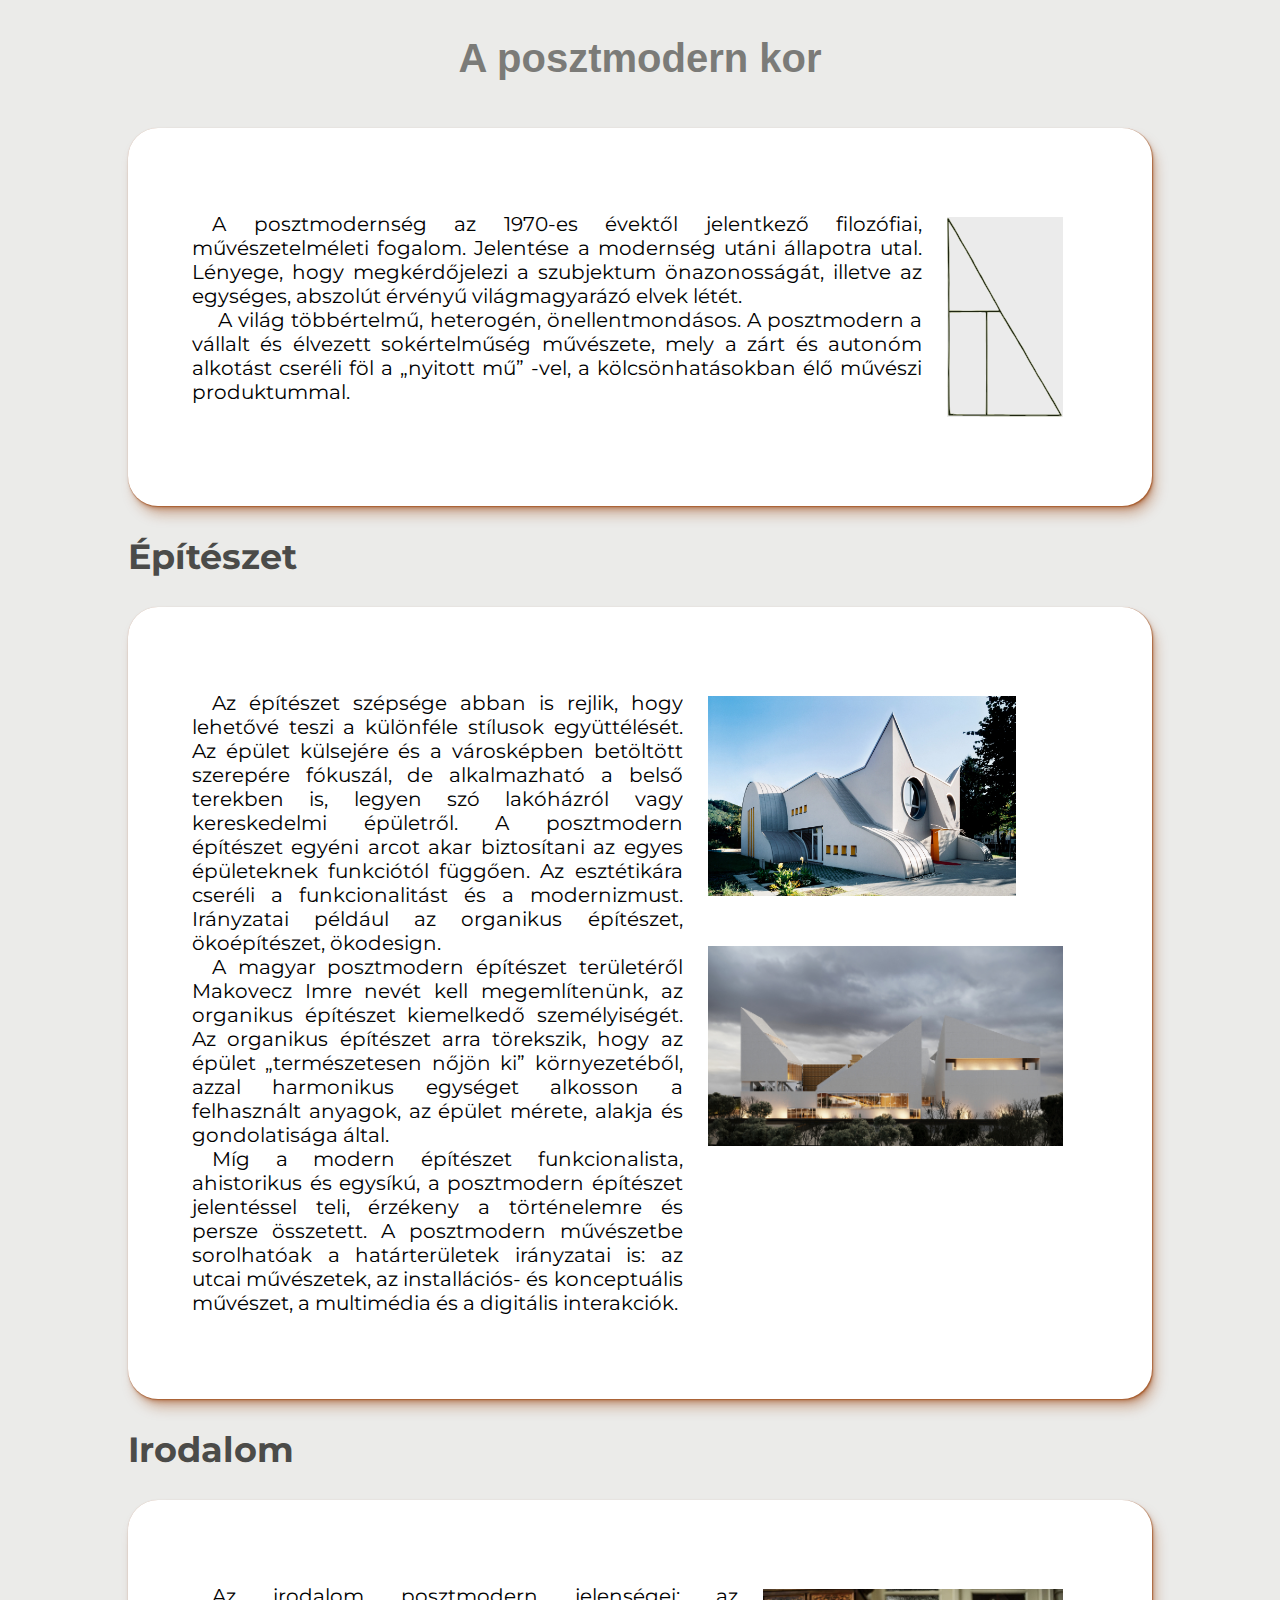
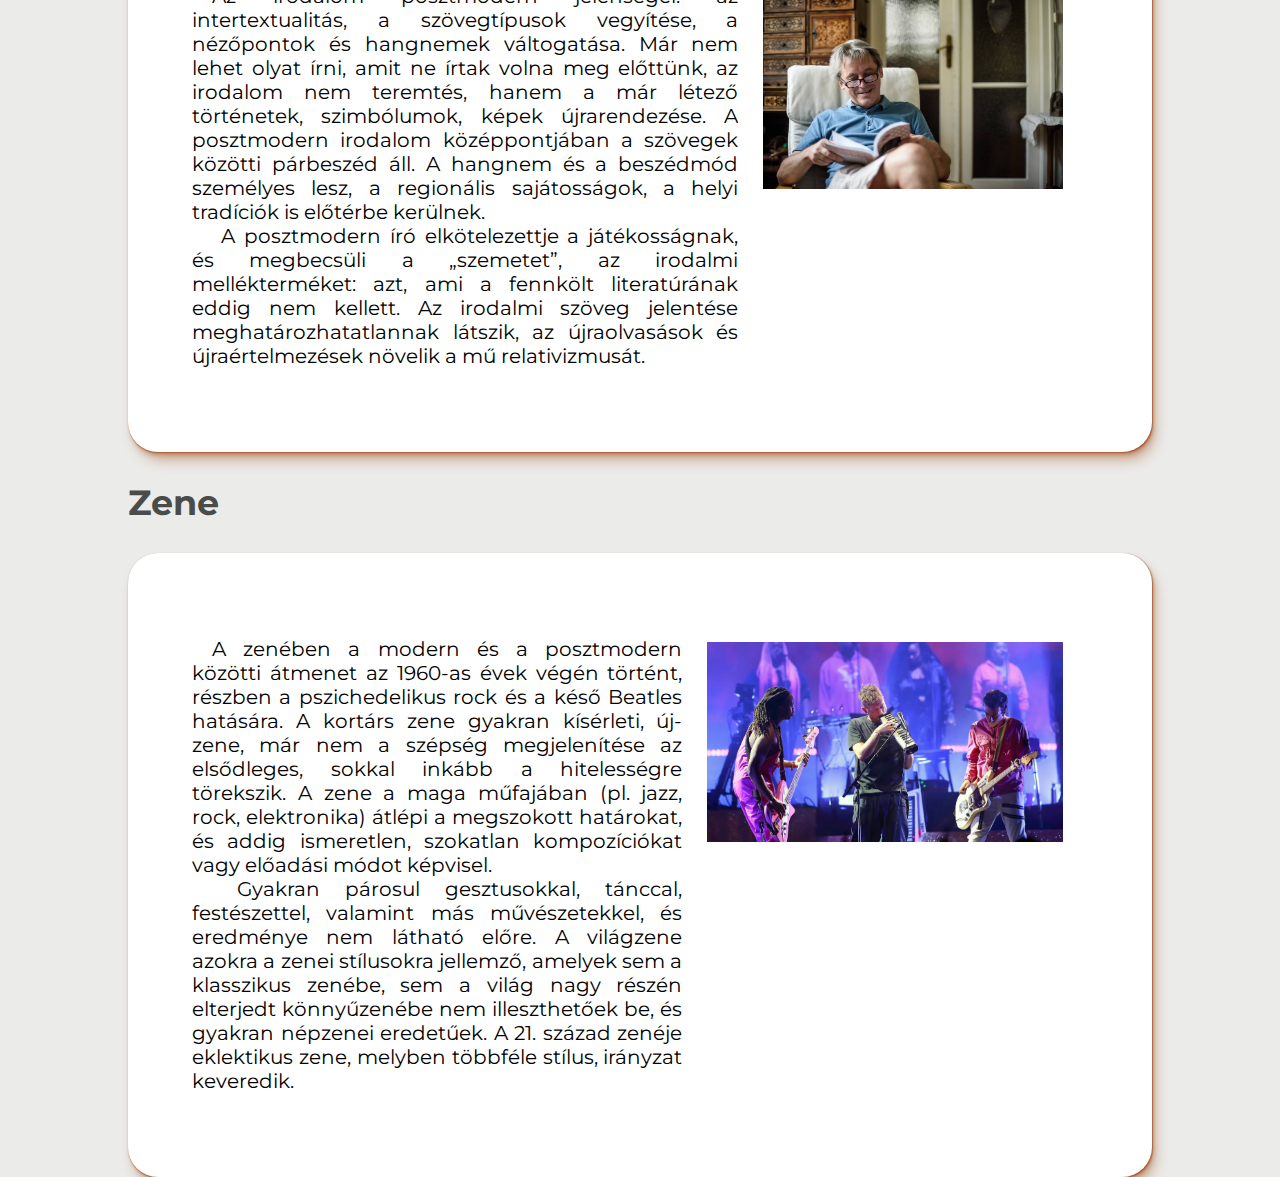
<file: posztmodern.html>
<!DOCTYPE html PUBLIC>
<html lang="hu">

<head>
	<link rel="stylesheet" href="styles.css">
	<title> POSZTMODERN </title>
</head>

<body style="background-color:while;">
	<h1>A posztmodern kor</h1>
	<div class="grid-item-1">
		<div>
			<p>
				&emsp;A posztmodernség az 1970-es évektől jelentkező filozófiai, művészetelméleti fogalom. Jelentése a
				modernség utáni állapotra utal.
				Lényege, hogy megkérdőjelezi a szubjektum önazonosságát, illetve az egységes, abszolút érvényű
				világmagyarázó elvek létét.
				<br>&emsp; A világ többértelmű, heterogén, önellentmondásos. A posztmodern a vállalt és élvezett
				sokértelműség művészete,
				mely a zárt és autonóm alkotást cseréli föl a „nyitott mű” -vel, a kölcsönhatásokban élő művészi
				produktummal.
			</p>
		</div>
		<img src="svg\posztmodern.svg" height="200" />
	</div>
	<h2>Építészet</h2>
	<div class="grid-item-1">
		<div>
			<p>
				&emsp;Az építészet szépsége abban is rejlik, hogy lehetővé teszi a különféle stílusok együttélését.
				Az épület külsejére és a városképben betöltött szerepére fókuszál, de alkalmazható a belső terekben is,
				legyen szó lakóházról vagy kereskedelmi épületről. A posztmodern építészet egyéni arcot akar biztosítani
				az
				egyes épületeknek funkciótól függően. Az esztétikára cseréli a funkcionalitást és a modernizmust.
				Irányzatai például az organikus építészet, ökoépítészet, ökodesign.
				<br>&emsp;A magyar posztmodern építészet területéről Makovecz Imre nevét kell megemlítenünk,
				az organikus építészet kiemelkedő személyiségét. Az organikus építészet arra törekszik,
				hogy az épület „természetesen nőjön ki” környezetéből, azzal harmonikus egységet alkosson a felhasznált
				anyagok,
				az épület mérete, alakja és gondolatisága által.
				<br>&emsp;Míg a modern építészet funkcionalista, ahistorikus és egysíkú, a posztmodern építészet
				jelentéssel teli, érzékeny
				a történelemre és persze összetett. A posztmodern művészetbe sorolhatóak a határterületek irányzatai is:
				az utcai művészetek,
				az installációs- és konceptuális művészet, a multimédia és a digitális interakciók.
			</p>
		</div>
		<div>
			<img src="kepek\posztmodern\cica.jpg" height="200" />
			<img src="kepek\posztmodern\epulet.jpg" height="200" />
		</div>
	</div>
	<h2>Irodalom</h2>
	<div class="grid-item-1">
		<div>
			<p>
				&emsp;Az irodalom posztmodern jelenségei: az intertextualitás, a szövegtípusok vegyítése, a nézőpontok
				és hangnemek váltogatása.
				Már nem lehet olyat írni, amit ne írtak volna meg előttünk, az irodalom nem teremtés, hanem a már létező
				történetek, szimbólumok,
				képek újrarendezése. A posztmodern irodalom középpontjában a szövegek közötti párbeszéd áll. A hangnem
				és a beszédmód személyes lesz,
				a regionális sajátosságok, a helyi tradíciók is előtérbe kerülnek.
				<br>&emsp; A posztmodern író elkötelezettje a játékosságnak, és megbecsüli a „szemetet”, az irodalmi
				mellékterméket: azt,
				ami a fennkölt literatúrának eddig nem kellett. Az irodalmi szöveg jelentése meghatározhatatlannak
				látszik, az újraolvasások
				és újraértelmezések növelik a mű relativizmusát.
			</p>
		</div>
		<img src="kepek\posztmodern\hay.jpg" height="200" />
	</div>
	<h2>Zene</h2>
	<div class="grid-item-1">
		<div>
			<p>
				&emsp;A zenében a modern és a posztmodern közötti átmenet az 1960-as évek végén történt, részben a
				pszichedelikus rock és a késő Beatles hatására.
				A kortárs zene gyakran kísérleti, új-zene, már nem a szépség megjelenítése az elsődleges, sokkal inkább
				a hitelességre törekszik. A zene a maga műfajában
				(pl. jazz, rock, elektronika) átlépi a megszokott határokat, és addig ismeretlen, szokatlan
				kompozíciókat vagy előadási módot képvisel.
				<br>&emsp; Gyakran párosul gesztusokkal, tánccal, festészettel, valamint más művészetekkel, és eredménye
				nem látható előre.
				A világzene azokra a zenei stílusokra jellemző, amelyek sem a klasszikus zenébe, sem a világ nagy részén
				elterjedt könnyűzenébe nem illeszthetőek be,
				és gyakran népzenei eredetűek. A 21. század zenéje eklektikus zene, melyben többféle stílus, irányzat
				keveredik.
			</p>
		</div>
		<div>
			<img src="kepek\posztmodern\gorillaz.jpg" height="200" />
			<iframe width="320" height="180" src="https://www.youtube.com/embed/mrzhjIYYB6E"
				title="YouTube video player" frameborder="0"
				allow="accelerometer; autoplay; clipboard-write; encrypted-media; gyroscope; picture-in-picture; web-share"
				allowfullscreen></iframe>
		</div>
	</div>
</body>
</file>
<file: styles.css>
@import url(https://fonts.googleapis.com/css?family=Montserrat);

body,
html {
	margin: 0;
	padding: 0;
	font-family: 'Montserrat', sans-serif;
}

input {
	display: block;
	padding: 0;
	border: none;
	background: none;
	height: 30vh;
	padding-right: 6vh;
}

.container {
	display: flex;
	justify-content: center;
	align-items: center;
	height: 100vh;
	flex-direction: column;
}

.row {
	display: flex;
	padding-bottom: 4vh;
}

.input-wrapper {
	flex: 1;
	display: flex;
	justify-content: center;
	align-items: center;
	height: 100%;
	margin: 1vh;
}

h1 {
	font-size: 40px;
	color: #7b7b78;
	font-family: Optima, Helvetica, sans-serif;
	text-align: center;
    position: sticky; top: 0;
	background-color: #ebebe9;
	padding-bottom: 20px;
	padding-top: 20px;
}

h2 {
	font-size: 35px;
	color: #4b4b49;
	font-family: 'Montserrat', sans-serif;
	text-align: left;
}

p {
	font-size: 20px;
	color: black;
	text-align: justify;
}

#nightmode {
	text-align: right;
}

#nightref {
	color: black;
	text-decoration: none;
	font-size: 60px;
}

body {
	background-color: #ebebe9;
	padding-left: 8rem;
	padding-right: 8rem;
	padding-top: 1rem
}

img {
	border: 25px solid white;
}

p {
	float: justify;
}

iframe {
	border: 25px solid white;
}

.right {
	flex-basis: 70%;
	order: 2;
}

.text {
	padding-left: 20px;
}

.grid-item-1 {
	background-color: white;
	display: flex;
	grid-column: 1/-1;
	padding: 4rem;
	border-radius: 30px;
	box-shadow:
		0.3px 0.5px 0.7px hsl(23deg 93% 31% / 0.36),
		0.8px 1.6px 2px -0.8px hsl(23deg 93% 31% / 0.36),
		2.1px 4.1px 5.2px -1.7px hsl(23deg 93% 31% / 0.36),
		5px 10px 12.6px -2.5px hsl(23deg 93% 31% / 0.36);
}
</file>
<file: styles2.css>
@import url(https://fonts.googleapis.com/css?family=Montserrat);

body,
html {
	margin: 0;
	padding: 0;
	font-family: 'Montserrat', sans-serif;
}

a {
    color:white;
}

/* img {
    padding: 0;
    border: none;
    background: none;
    height: 250px;
    position: absolute;
} */

#daymode {
	text-align: right;
}

#dayref {
	color: #f9f84eff;
	text-decoration: none;
	font-size: 60px;
}

input {
    display: block;
    padding: 0;
    border: none;
    background: none;
	height: 30vh;
	padding-right: 6vh;
}

.container {
	display: flex;
	justify-content: center;
	align-items: center;
	height: 100vh;
	flex-direction: column;
}

.row {
	display: flex;
	padding-bottom: 4vh;
}

.input-wrapper {
	flex: 1;
	display: flex;
	justify-content: center;
	align-items: center;
	height: 100%;
	margin: 1vh;
}

#image {
    display: none;
}

#gotika {
    top: 87px;
    left: 250px;
    display: none;
}

#bgotika {
    top: 87px;
    left: 250px;
}

#barokk {
    top: 87px;
    left: 490px;
    display: none;
}

#bbarokk {
    top: 87px;
    left: 490px;
}

#neogotika {
    top: 87px;
    left: 730px;
    display: none;
}

#bneogotika {
    top: 87px;
    left: 730px;
}

#posztmodern {
    top: 87px;
    left: 970px;
    display: none;
}

#bposztmodern {
    top: 87px;
    left: 970px;
}

#okor {
    top: 400px;
    left: 250px;
    display: none;
}

#bokor {
    top: 400px;
    left: 250px;
}

#reneszansz {
    top: 400px;
    left: 490px;
    display: none;
}

#breneszansz {
    top: 400px;
    left: 490px;
}

#klasszicizmus {
    top: 400px;
    left: 730px;
    display: none;
}

#bklasszicizmus {
    top: 400px;
    left: 730px;
}

#modern {
    top: 400px;
    left: 970px;
    display: none;
}

#bmodern {
    top: 400px;
    left: 970px;
}
</file>
